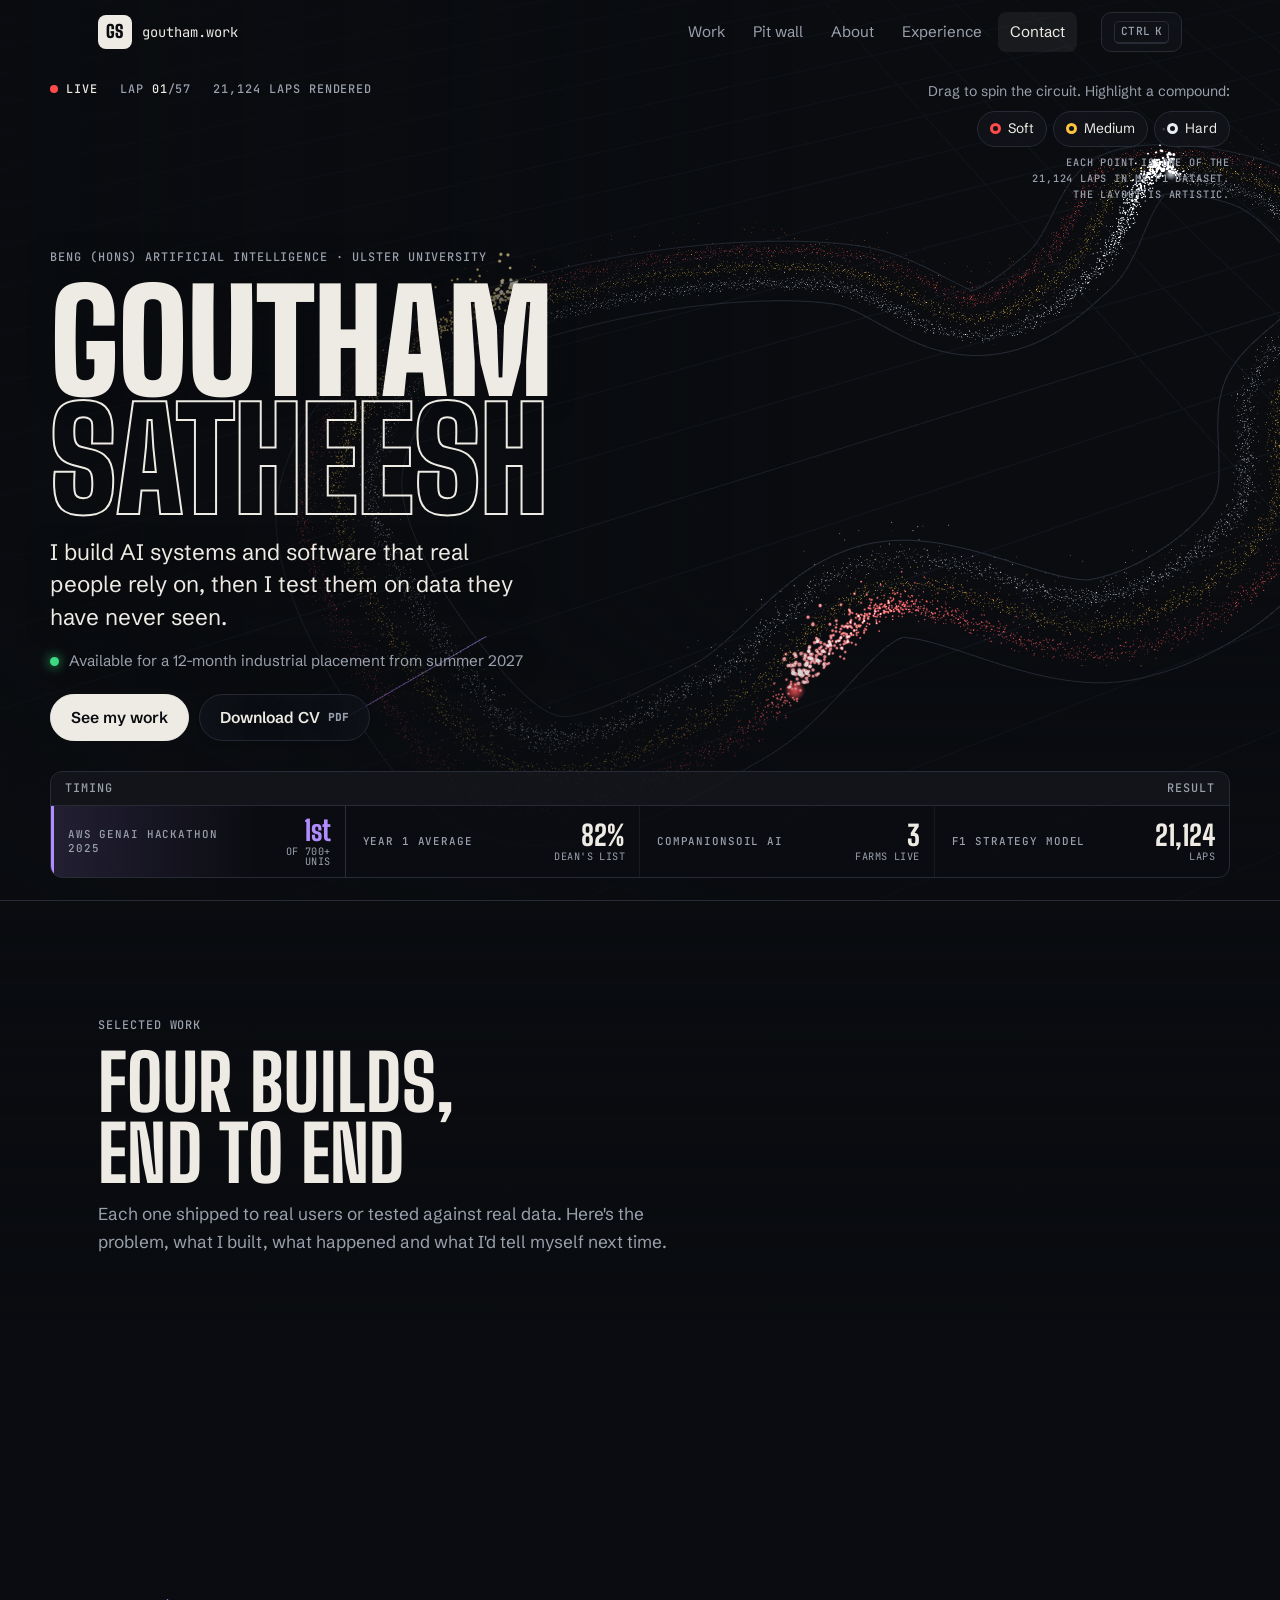
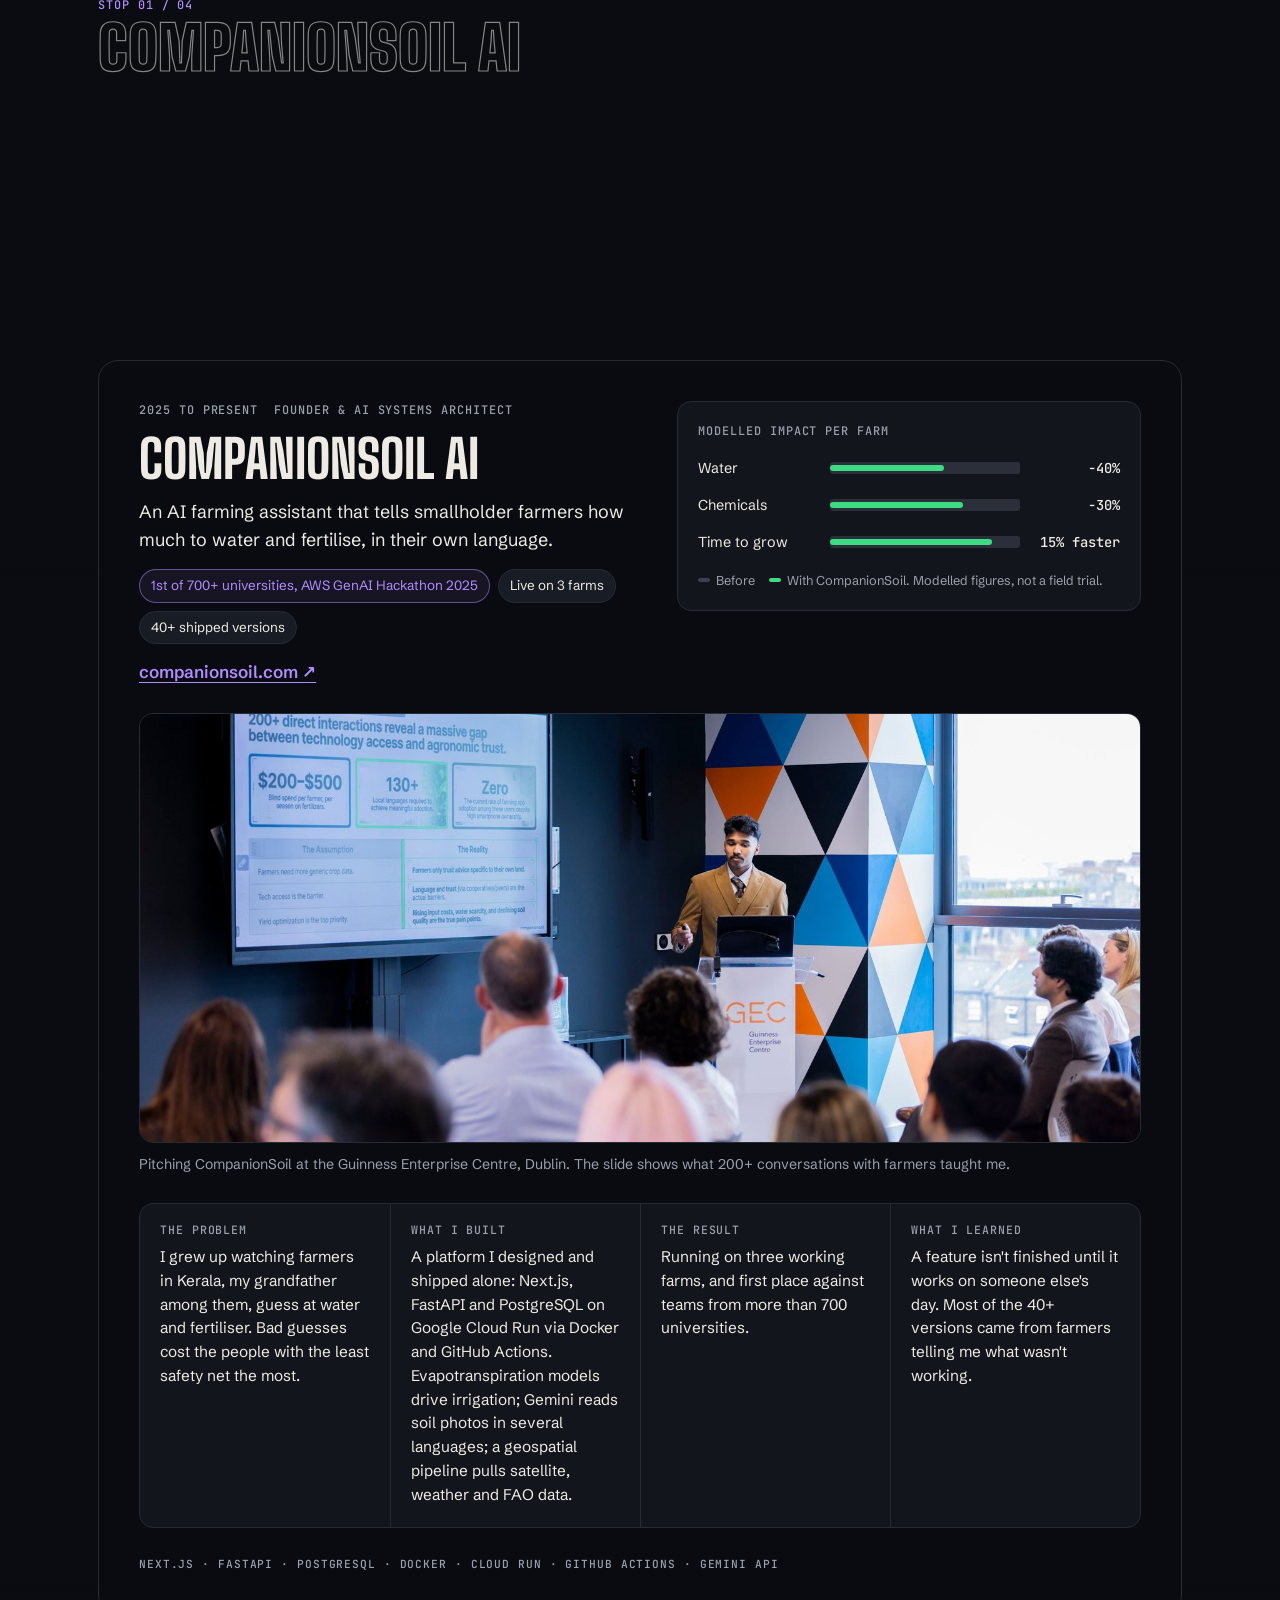
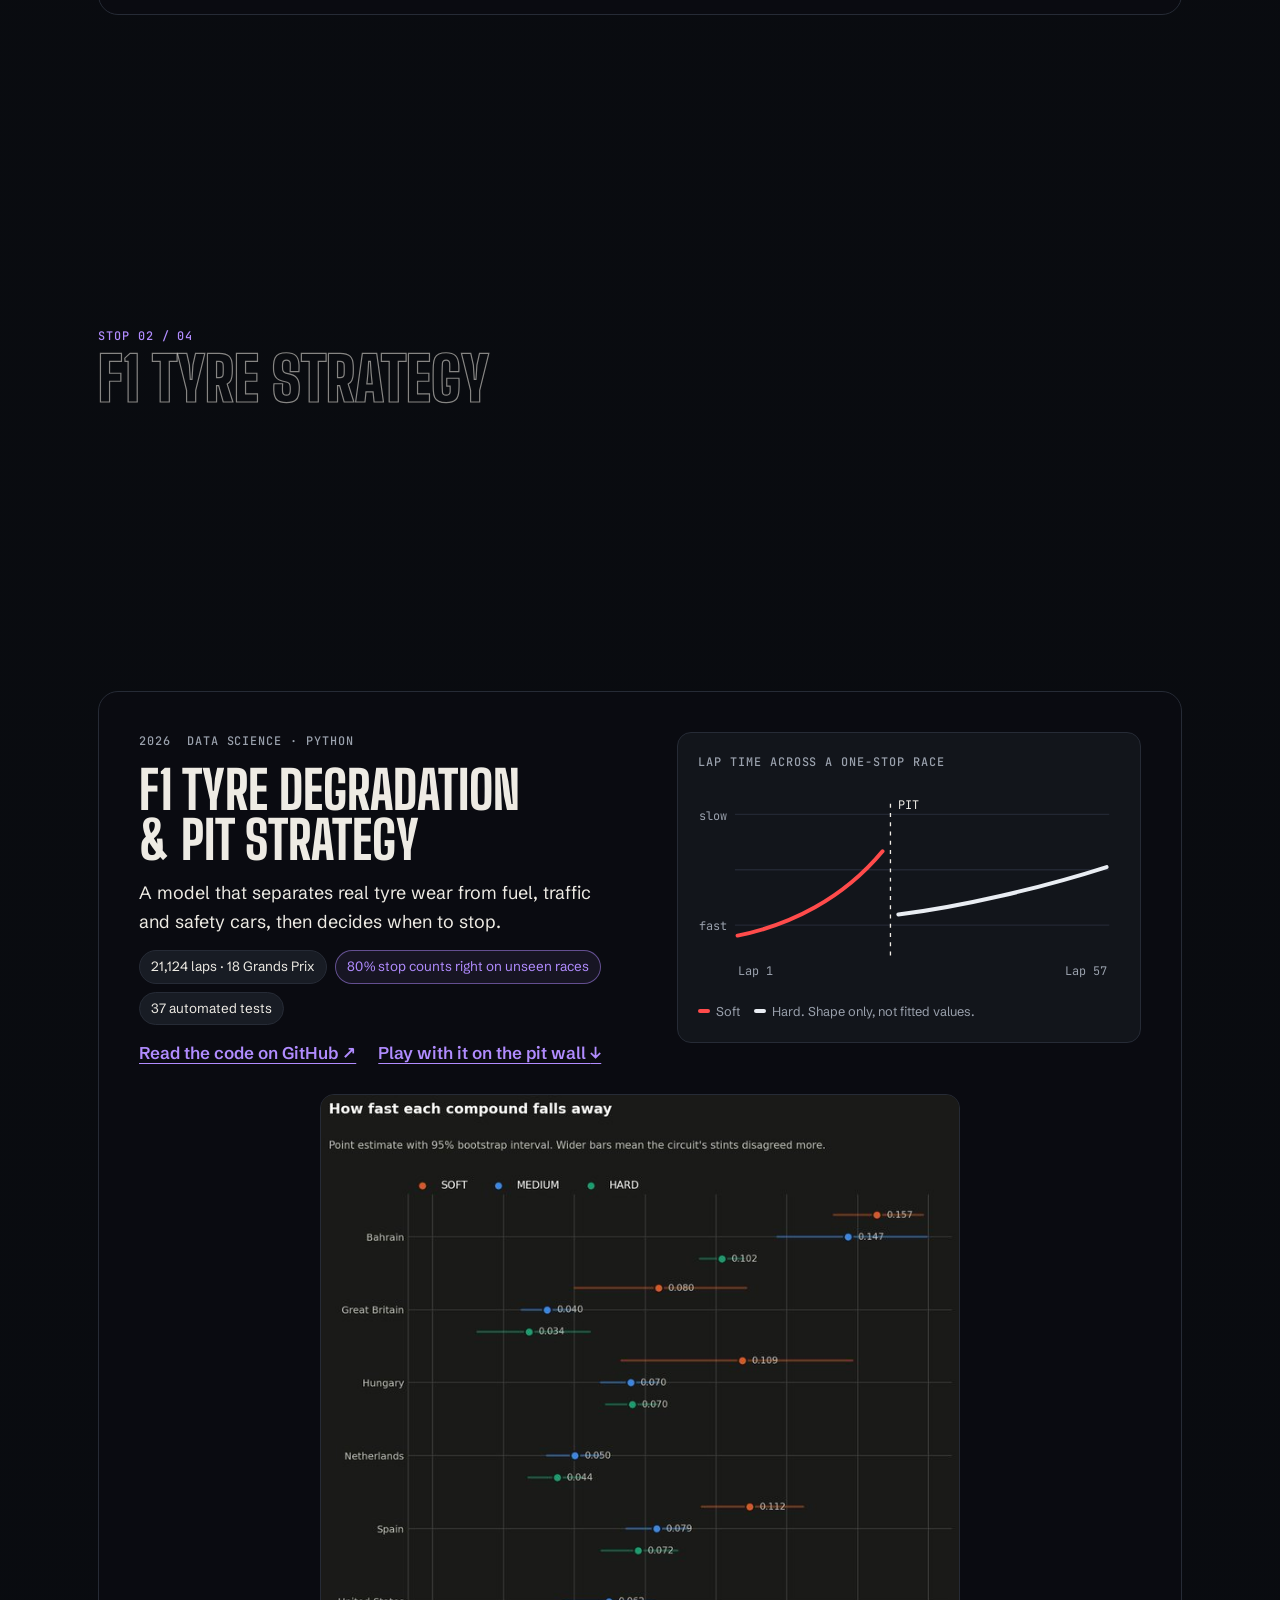
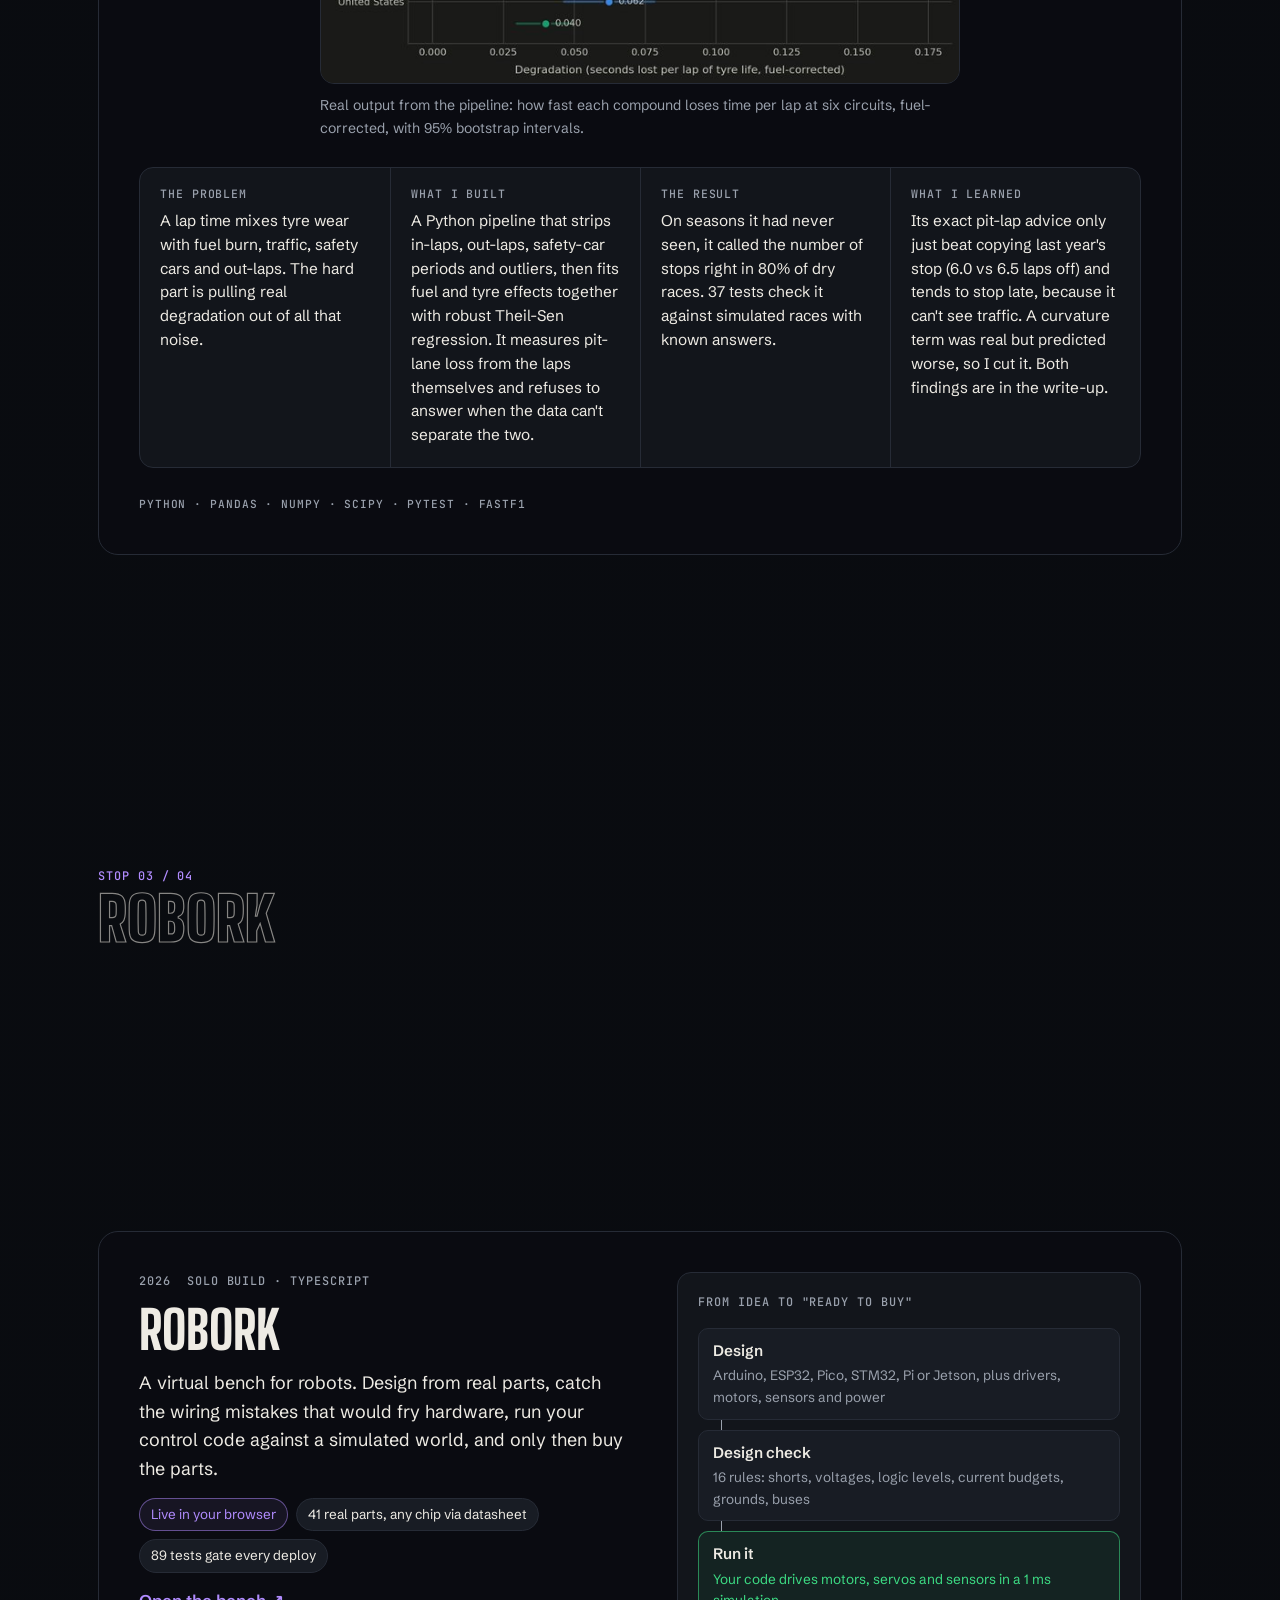
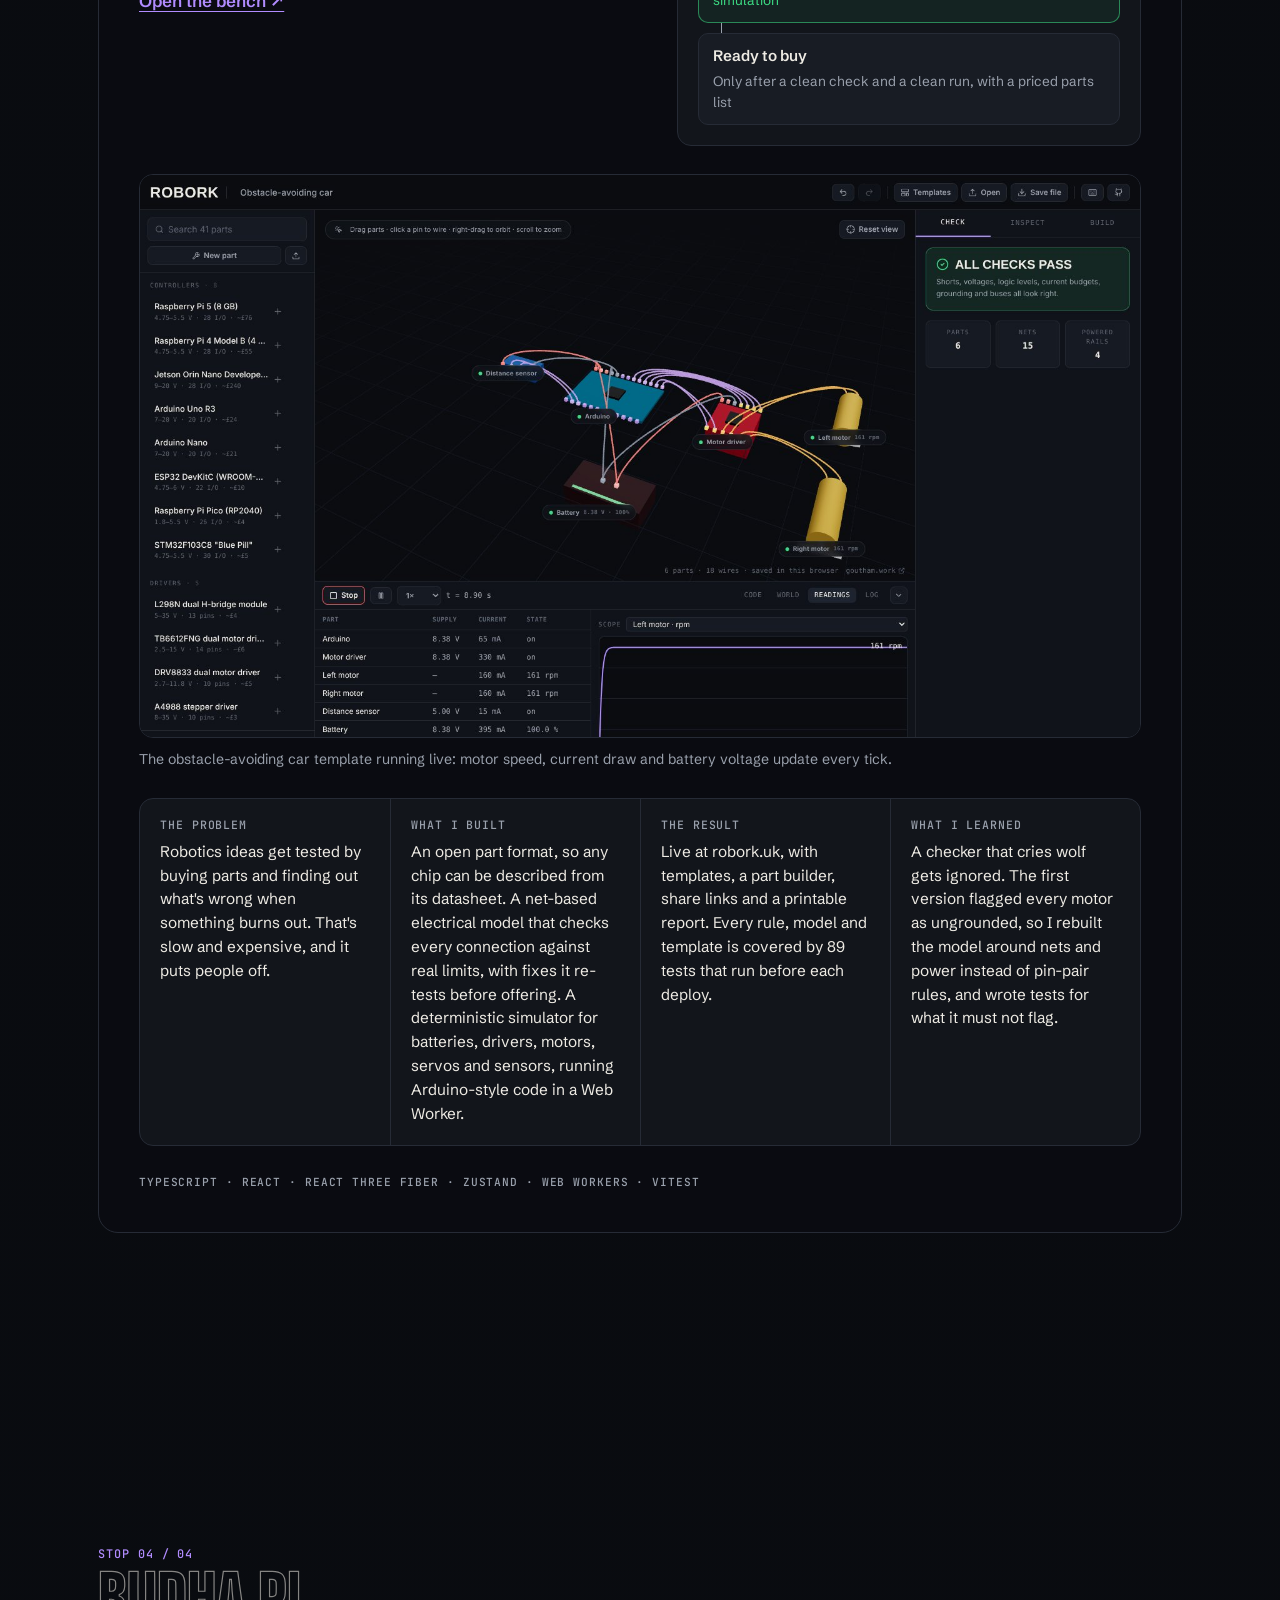
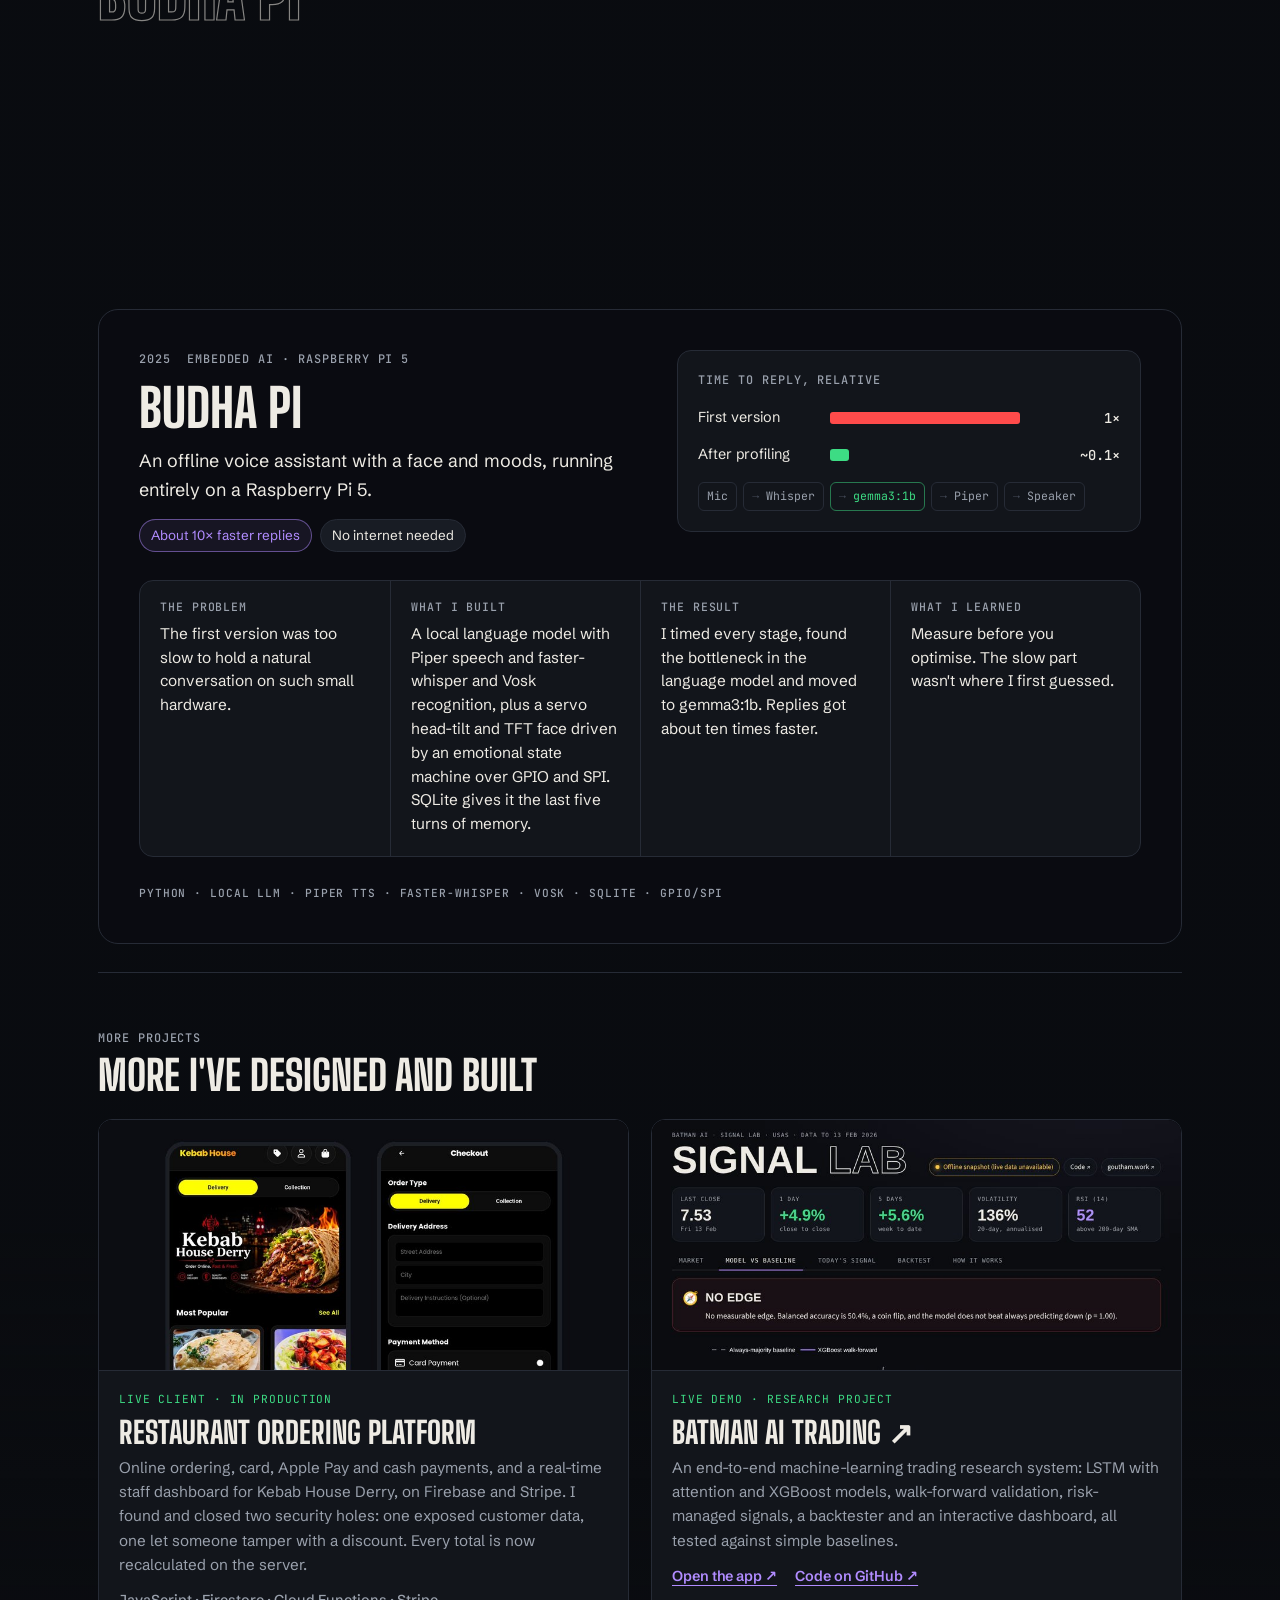
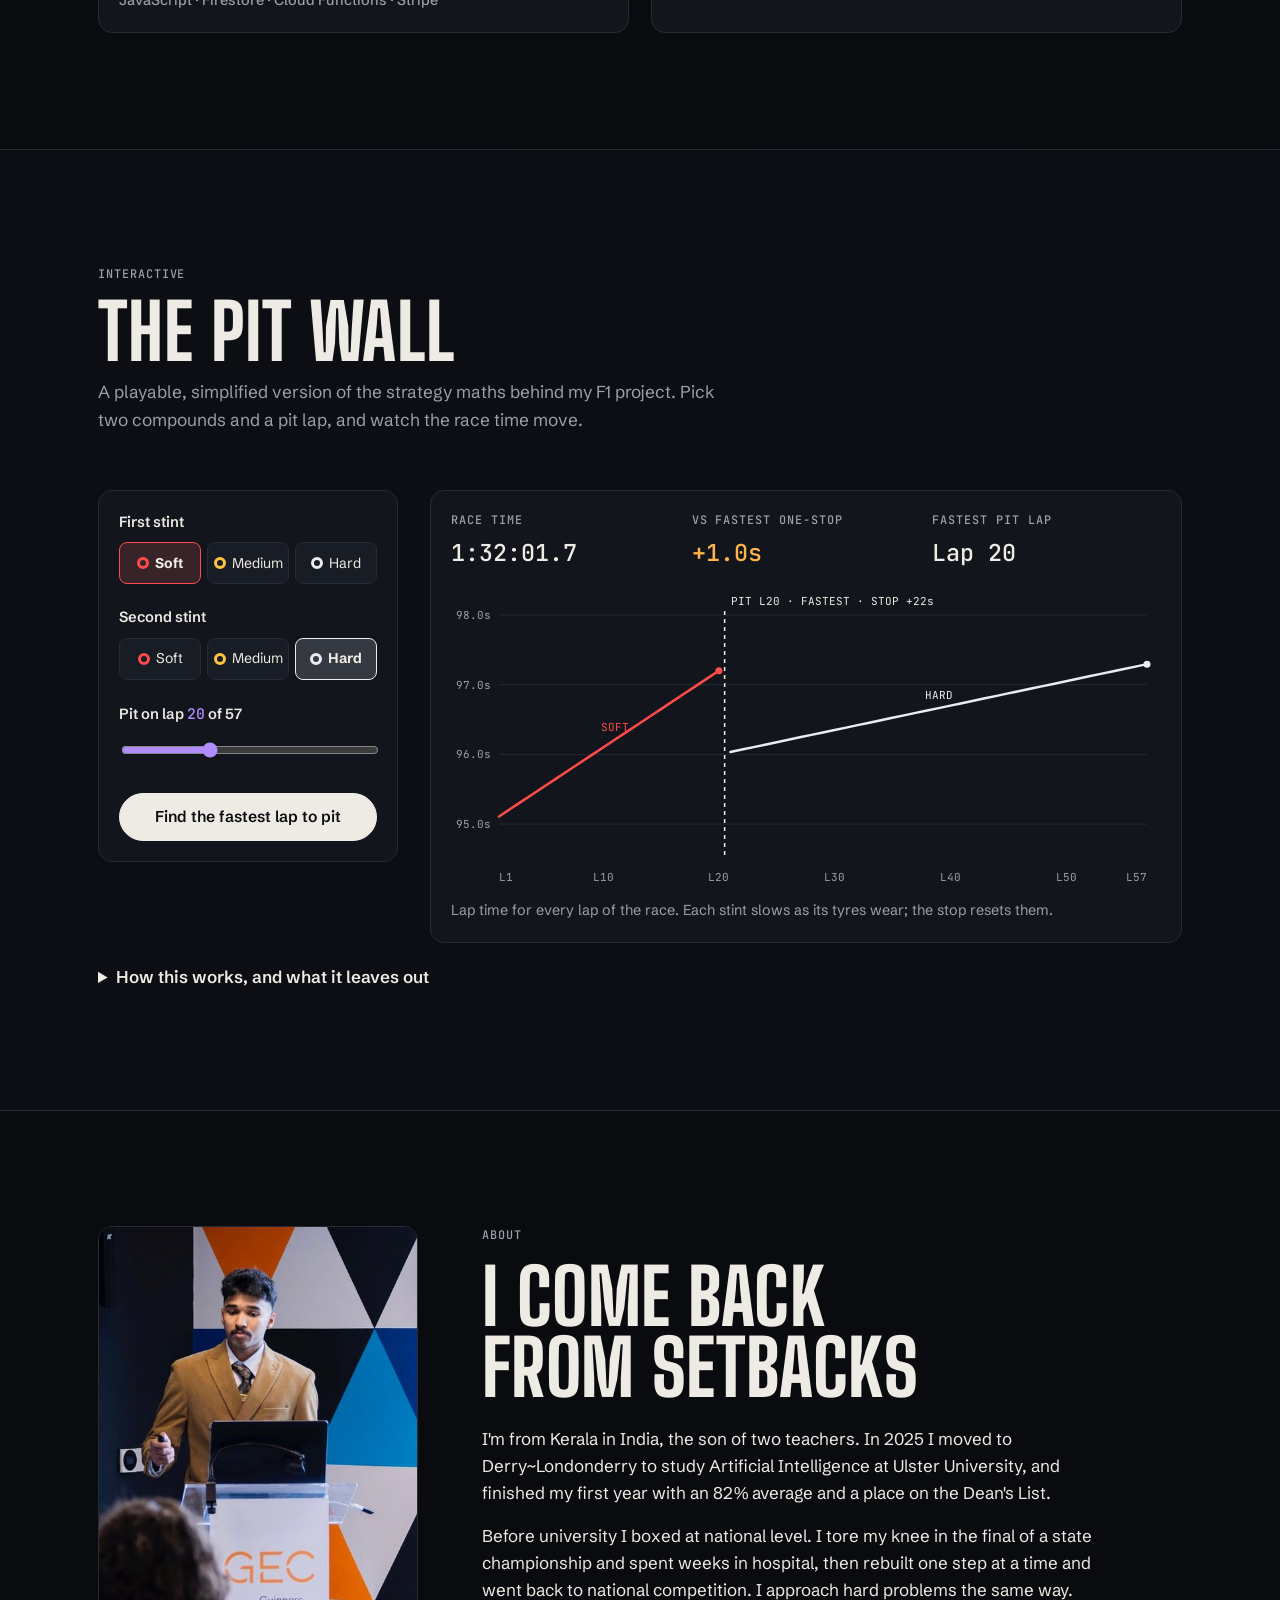
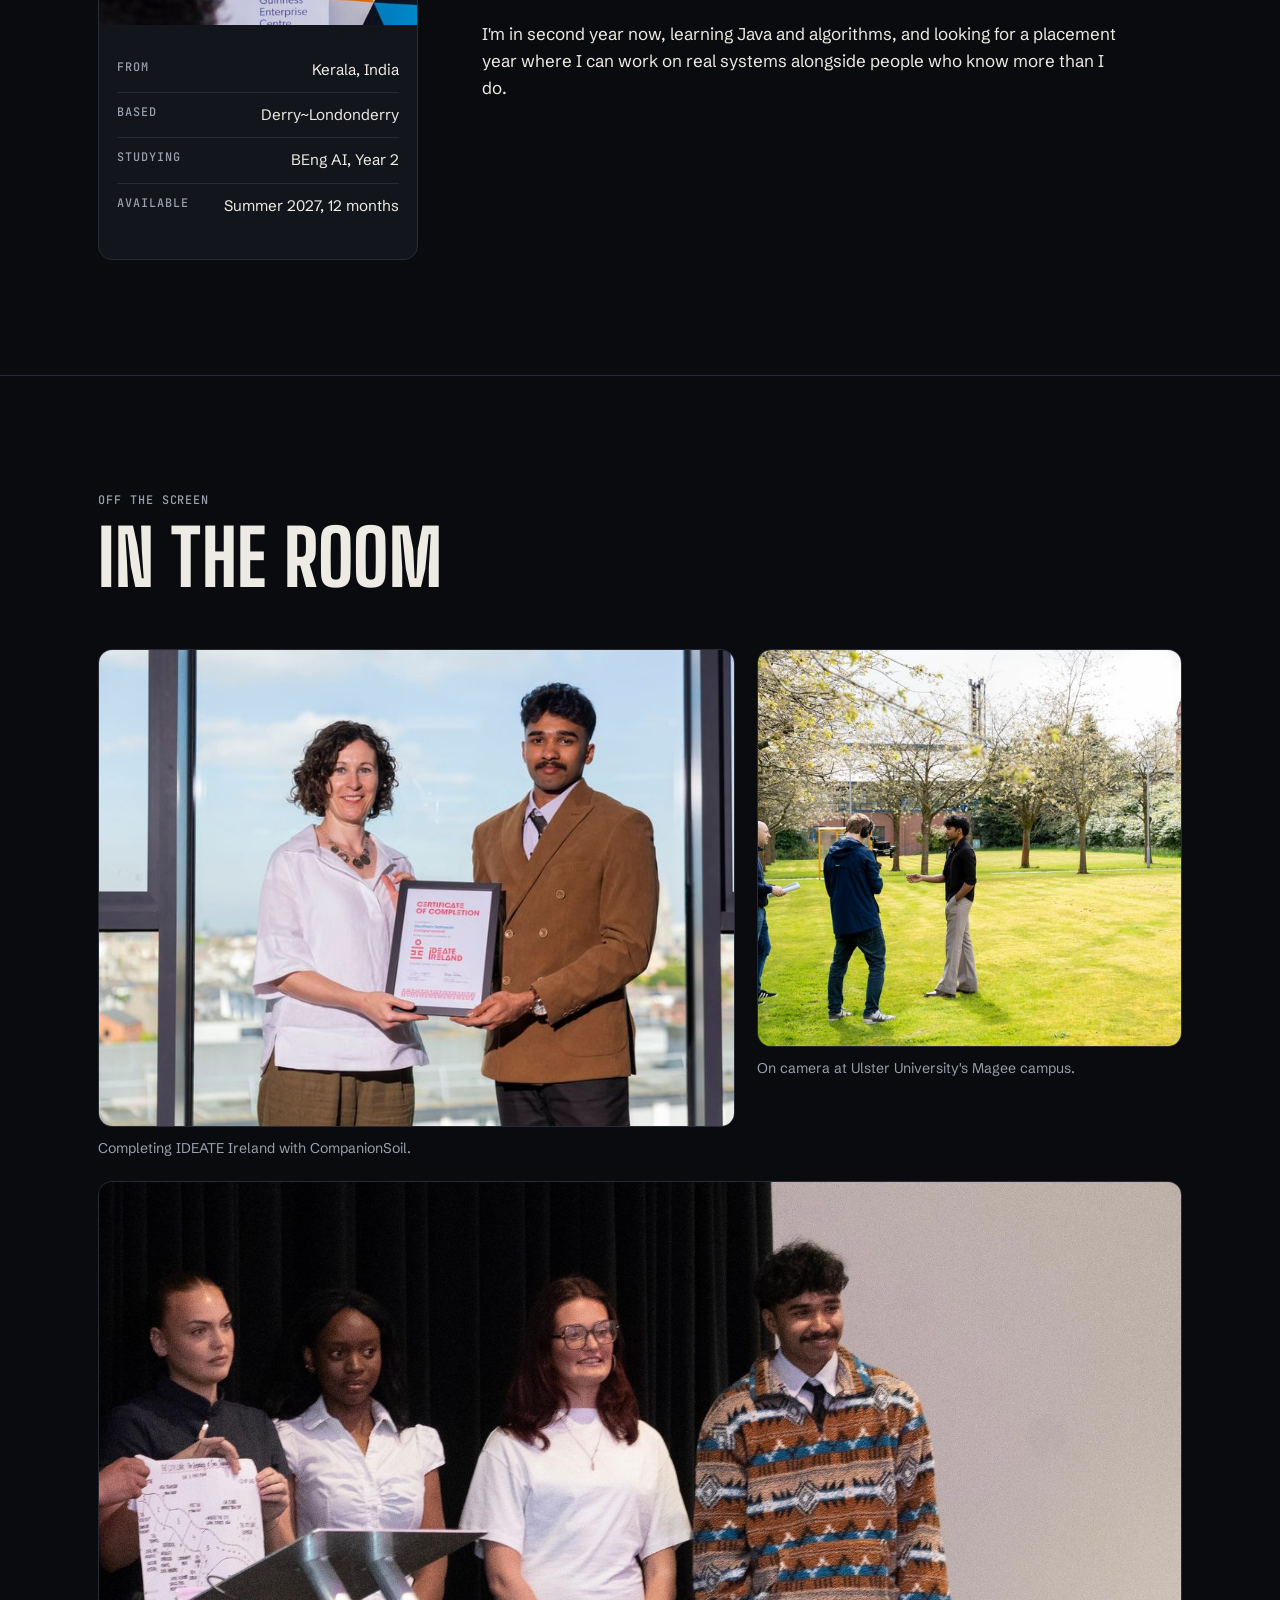
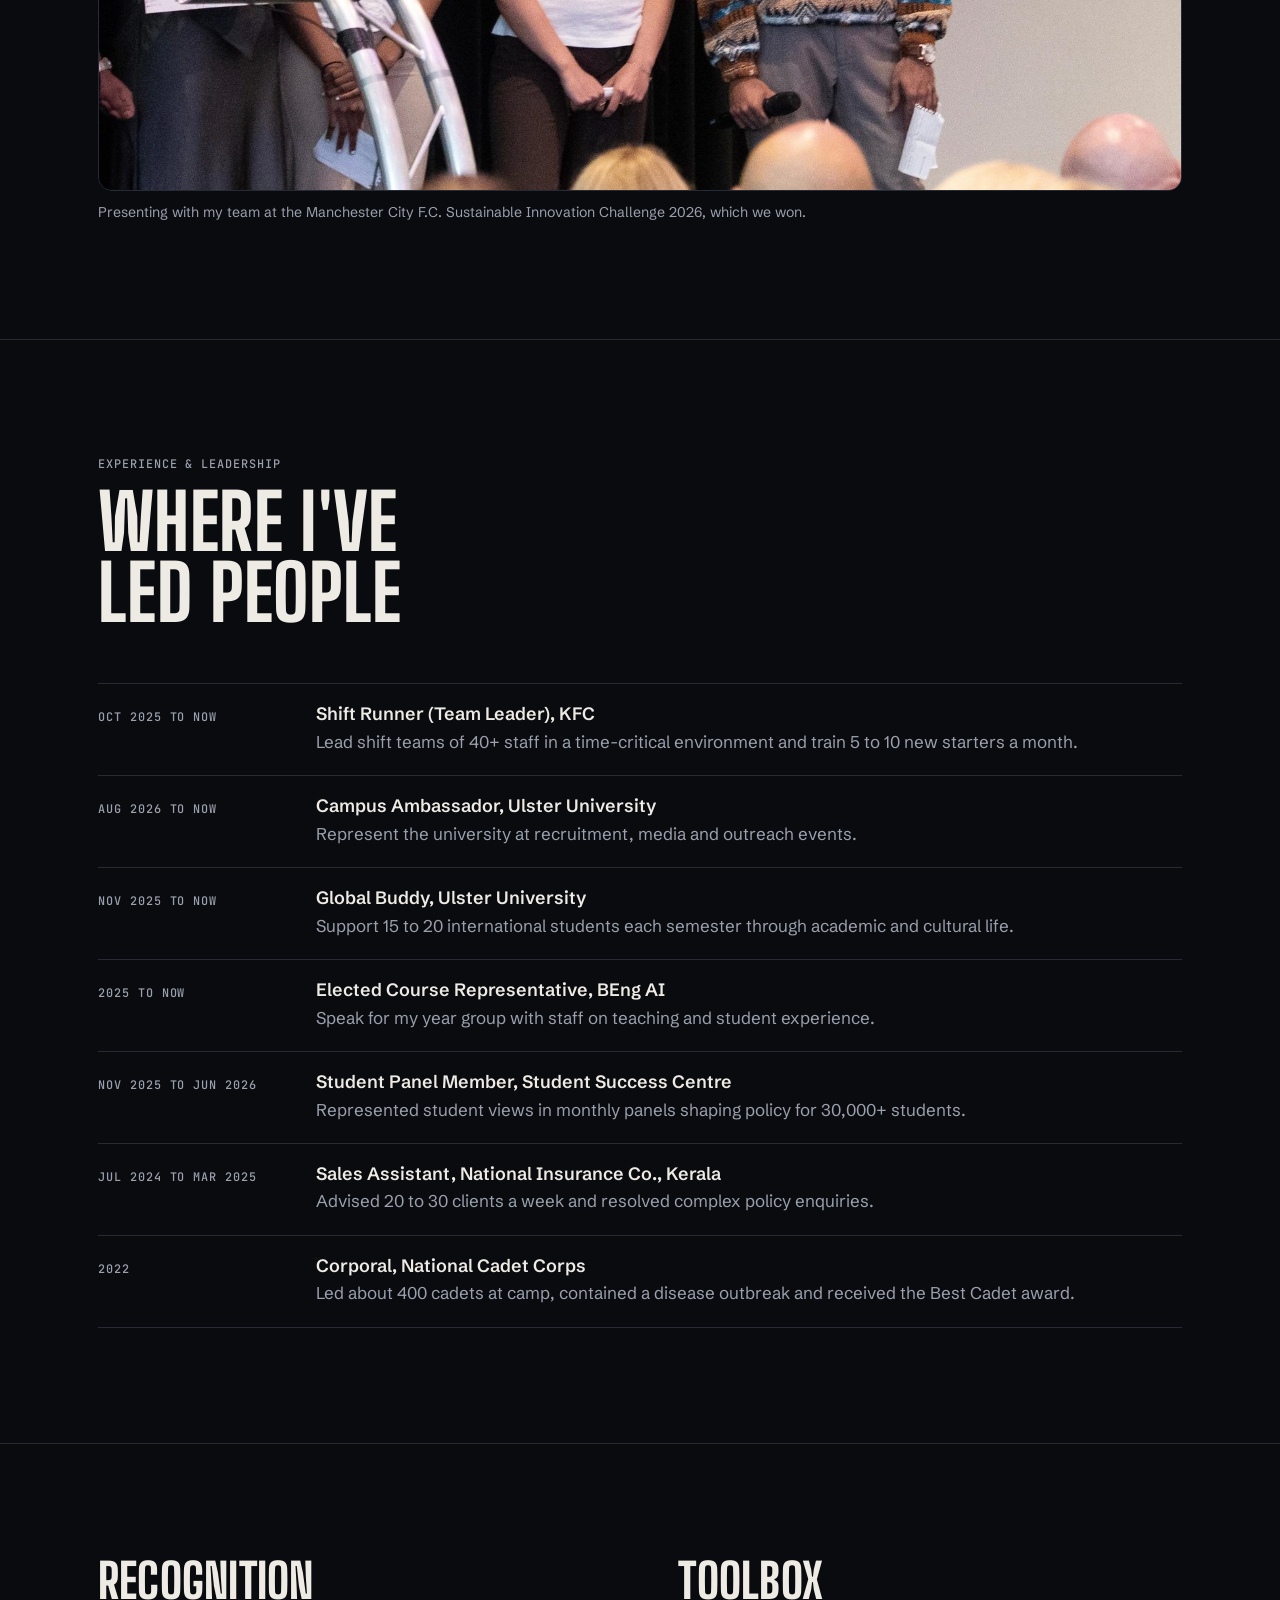
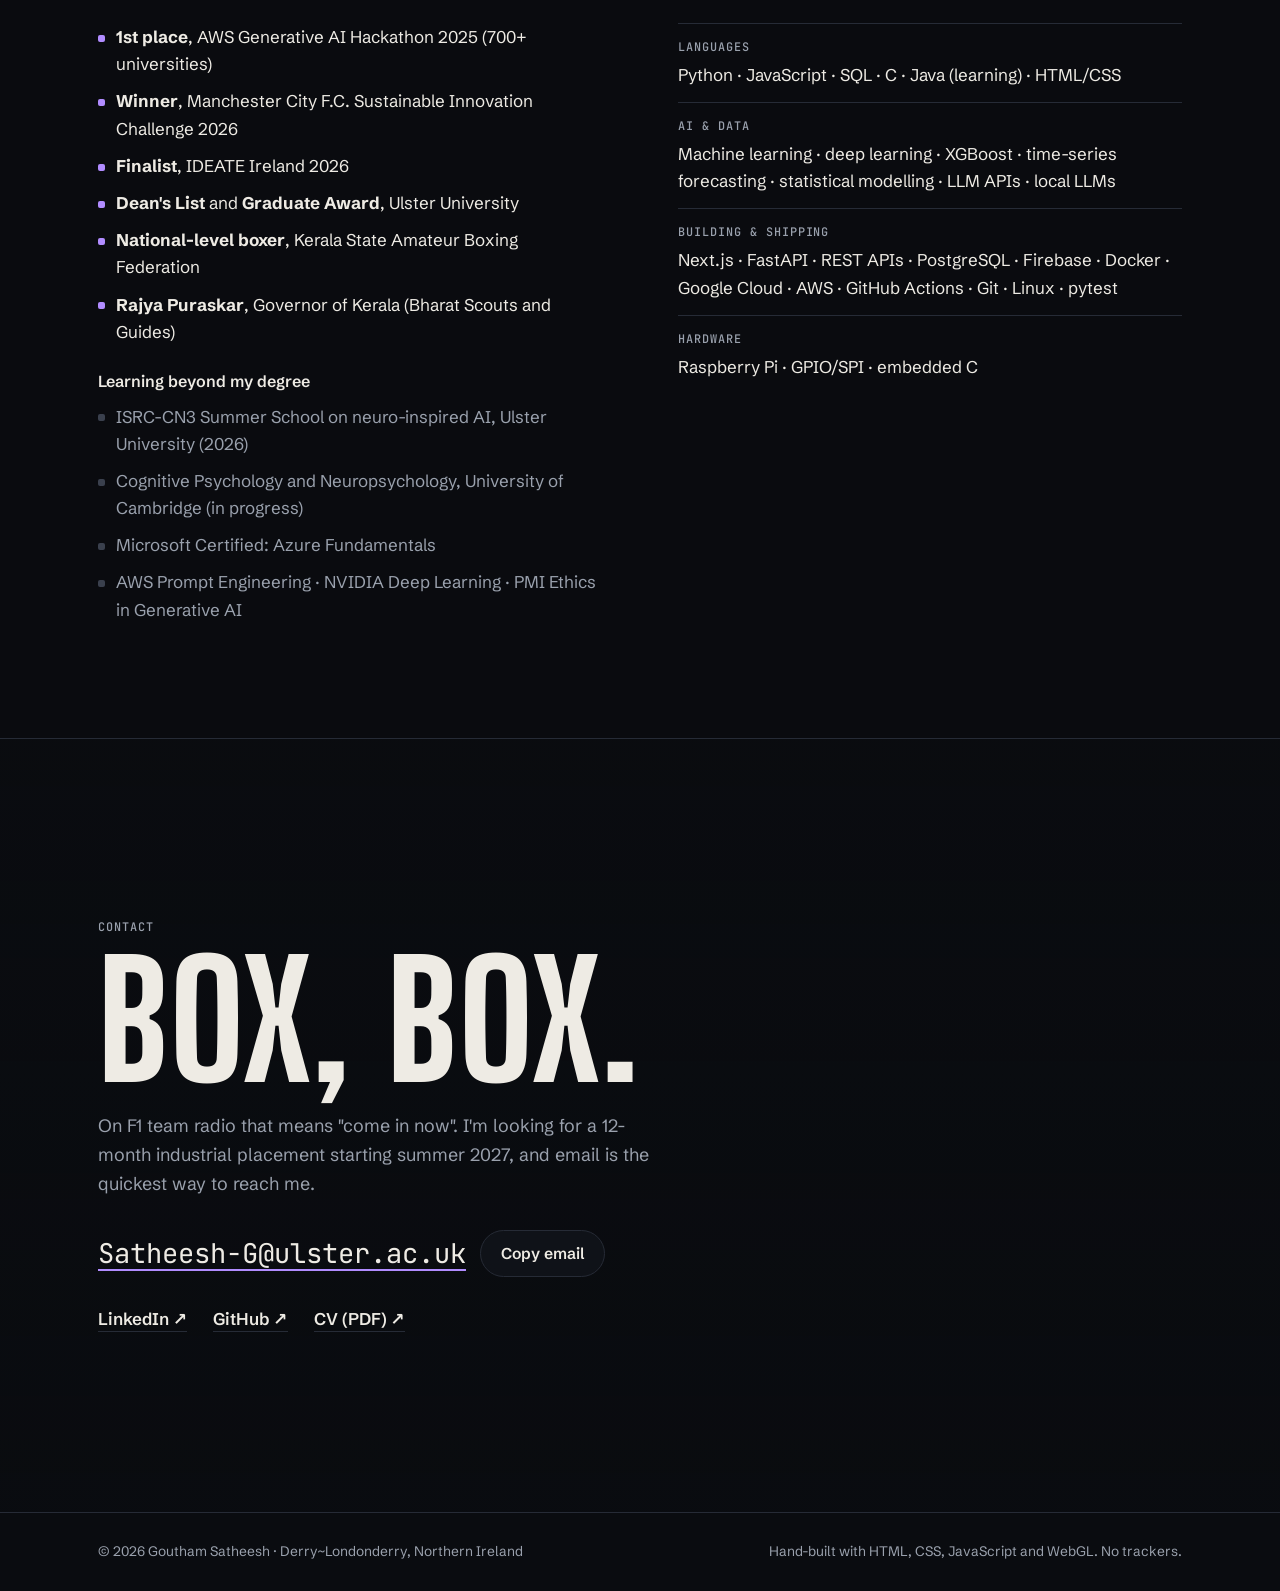
<file: index.html>
<!doctype html>
<html lang="en-GB">
<head>
<meta charset="utf-8">
<meta name="viewport" content="width=device-width, initial-scale=1, viewport-fit=cover">
<title>Goutham Satheesh | AI and Software Engineering</title>
<meta name="description" content="Goutham Satheesh, BEng AI student at Ulster University. AI systems, data science and full-stack software that real people use. Seeking a 12-month placement from summer 2027.">
<link rel="canonical" href="https://goutham.work/">
<meta name="theme-color" content="#0a0c10">
<meta name="color-scheme" content="dark">
<meta property="og:type" content="website">
<meta property="og:url" content="https://goutham.work/">
<meta property="og:title" content="Goutham Satheesh | AI and Software Engineering">
<meta property="og:description" content="AI systems, data science and full-stack software that real people use. Seeking a 12-month placement from summer 2027.">
<meta property="og:image" content="https://goutham.work/assets/og.png">
<meta property="og:image:width" content="1200">
<meta property="og:image:height" content="630">
<meta name="twitter:card" content="summary_large_image">
<meta name="twitter:title" content="Goutham Satheesh | AI and Software Engineering">
<meta name="twitter:description" content="AI systems, data science and full-stack software that real people use.">
<meta name="twitter:image" content="https://goutham.work/assets/og.png">
<link rel="icon" href="assets/favicon.svg" type="image/svg+xml">
<link rel="apple-touch-icon" href="assets/apple-touch-icon.png">
<link rel="manifest" href="site.webmanifest">
<link rel="preload" href="fonts/big-shoulders-display-latin-wght-normal.woff2" as="font" type="font/woff2" crossorigin>
<link rel="preload" href="fonts/schibsted-grotesk-latin-wght-normal.woff2" as="font" type="font/woff2" crossorigin>
<link rel="stylesheet" href="css/styles.css?v=20261014">
<script type="application/ld+json">
{"@context":"https://schema.org","@type":"Person","name":"Goutham Satheesh","url":"https://goutham.work/","jobTitle":"BEng (Hons) Artificial Intelligence student","alumniOf":{"@type":"CollegeOrUniversity","name":"Ulster University"},"address":{"@type":"PostalAddress","addressLocality":"Derry~Londonderry","addressCountry":"GB"},"sameAs":["https://www.linkedin.com/in/gouthmn","https://github.com/GOUTHMNN"],"knowsAbout":["Artificial intelligence","Machine learning","Data science","Full-stack development","Python"]}
</script>
</head>
<body>
<a class="skip" href="#main">Skip to content</a>
<canvas id="scene" aria-hidden="true"></canvas>
<div class="nogl-bg" aria-hidden="true"></div>

<header class="bar" id="top">
  <div class="bar__inner">
    <a class="brand" href="#top" aria-label="Goutham Satheesh, back to top"><span class="brand__mark" aria-hidden="true">GS</span><span class="brand__name">goutham.work</span></a>
    <nav class="nav" aria-label="Sections">
      <a href="#work">Work</a>
      <a href="#pit-wall">Pit wall</a>
      <a href="#about">About</a>
      <a href="#experience">Experience</a>
      <a href="#contact">Contact</a>
    </nav>
    <button class="menu-btn" type="button" id="open-palette" aria-haspopup="dialog" aria-label="Open quick menu">
      <span class="kbd" aria-hidden="true"><span class="kbd__mod">Ctrl</span>K</span><span class="menu-btn__label">Menu</span>
    </button>
  </div>
</header>

<main id="main">

  <!-- ================= HERO ================= -->
  <section class="hero" data-stop="-1" aria-labelledby="hero-title">
    <div class="hud" aria-hidden="true">
      <span class="hud__live"><i></i>Live</span>
      <span>Lap <b id="hud-lap">01</b>/57</span>
      <span class="hud__wide">21,124 laps rendered</span>
    </div>

    <div class="hero__main">
      <p class="eyebrow">BEng (Hons) Artificial Intelligence · Ulster University</p>
      <h1 id="hero-title" class="hero__title"><span>Goutham</span><span>Satheesh</span></h1>
      <p class="hero__lede">I build AI systems and software that real people rely on, then I test them on data they have never seen.</p>
      <p class="status"><span class="status__dot" aria-hidden="true"></span>Available for a 12-month industrial placement from summer 2027</p>
      <div class="cta">
        <a class="btn btn--primary" href="#work">See my work</a>
        <a class="btn" href="cv/Goutham-Satheesh-CV.pdf" target="_blank" rel="noopener">Download CV <span class="btn__meta">PDF</span></a>
      </div>
    </div>

    <aside class="tower" aria-label="Key results">
      <p class="tower__head"><span>Timing</span><span>Result</span></p>
      <ol>
        <li class="is-fastest"><span class="tower__k">AWS GenAI Hackathon 2025</span><span class="tower__v">1st<small>of 700+ unis</small></span></li>
        <li><span class="tower__k">Year 1 average</span><span class="tower__v">82%<small>Dean's List</small></span></li>
        <li><span class="tower__k">CompanionSoil AI</span><span class="tower__v">3<small>farms live</small></span></li>
        <li><span class="tower__k">F1 strategy model</span><span class="tower__v">21,124<small>laps</small></span></li>
      </ol>
    </aside>

    <div class="legend">
      <p class="legend__hint"><span class="drag-hint">Drag to spin the circuit.</span> Highlight a compound:</p>
      <div class="legend__btns" role="group" aria-label="Highlight a tyre compound">
        <button type="button" class="lane lane--S" data-lane="0" aria-pressed="false">Soft</button>
        <button type="button" class="lane lane--M" data-lane="1" aria-pressed="false">Medium</button>
        <button type="button" class="lane lane--H" data-lane="2" aria-pressed="false">Hard</button>
      </div>
      <p class="legend__cap">Each point is one of the 21,124 laps in my F1 dataset. The layout is artistic.</p>
    </div>
  </section>

  <!-- ================= WORK ================= -->
  <section class="section" id="work" aria-labelledby="work-title">
    <div class="wrap">
      <header class="section__head">
        <p class="eyebrow">Selected work</p>
        <h2 id="work-title">Four builds, end to end</h2>
        <p class="section__intro">Each one shipped to real users or tested against real data. Here's the problem, what I built, what happened and what I'd tell myself next time.</p>
      </header>

      <!-- CompanionSoil -->
      <div class="stop-gap" data-stop="0" aria-hidden="true"><span class="eyebrow">Stop 01 / 04</span><b>CompanionSoil AI</b></div>
      <article class="project reveal" data-stop="0" aria-labelledby="p1">
        <div class="project__lead">
          <p class="project__meta"><span>2025 to present</span><span>Founder &amp; AI systems architect</span></p>
          <h3 id="p1" class="project__title">CompanionSoil AI</h3>
          <p class="project__summary">An AI farming assistant that tells smallholder farmers how much to water and fertilise, in their own language.</p>
          <ul class="chips" aria-label="Highlights">
            <li class="chip chip--win">1st of 700+ universities, AWS GenAI Hackathon 2025</li>
            <li class="chip">Live on 3 farms</li>
            <li class="chip">40+ shipped versions</li>
          </ul>
          <p class="project__links"><a href="https://companionsoil.com" target="_blank" rel="noopener">companionsoil.com <span aria-hidden="true">↗</span></a></p>
        </div>
        <figure class="viz viz--impact">
          <figcaption class="viz__title">Modelled impact per farm</figcaption>
          <div class="bars">
            <div class="bars__row"><span class="bars__k">Water</span><span class="bars__track"><span class="bars__base"></span><span class="bars__val" style="--v:60%"></span></span><b>−40%</b></div>
            <div class="bars__row"><span class="bars__k">Chemicals</span><span class="bars__track"><span class="bars__base"></span><span class="bars__val" style="--v:70%"></span></span><b>−30%</b></div>
            <div class="bars__row"><span class="bars__k">Time to grow</span><span class="bars__track"><span class="bars__base"></span><span class="bars__val" style="--v:85%"></span></span><b>15% faster</b></div>
          </div>
          <p class="viz__note"><span class="key key--base"></span>Before <span class="key key--val"></span>With CompanionSoil. Modelled figures, not a field trial.</p>
        </figure>
        <figure class="photo photo--wide">
          <img src="img/pitch-1600.jpg" srcset="img/pitch-800.jpg 800w, img/pitch-1600.jpg 1600w" sizes="(max-width: 1180px) 100vw, 1100px" width="1600" height="1067" alt="Goutham presenting a CompanionSoil slide on farmer research to a seated audience." loading="lazy" decoding="async">
          <figcaption>Pitching CompanionSoil at the Guinness Enterprise Centre, Dublin. The slide shows what 200+ conversations with farmers taught me.</figcaption>
        </figure>
        <div class="case">
          <div><h4>The problem</h4><p>I grew up watching farmers in Kerala, my grandfather among them, guess at water and fertiliser. Bad guesses cost the people with the least safety net the most.</p></div>
          <div><h4>What I built</h4><p>A platform I designed and shipped alone: Next.js, FastAPI and PostgreSQL on Google Cloud Run via Docker and GitHub Actions. Evapotranspiration models drive irrigation; Gemini reads soil photos in several languages; a geospatial pipeline pulls satellite, weather and FAO data.</p></div>
          <div><h4>The result</h4><p>Running on three working farms, and first place against teams from more than 700 universities.</p></div>
          <div><h4>What I learned</h4><p>A feature isn't finished until it works on someone else's day. Most of the 40+ versions came from farmers telling me what wasn't working.</p></div>
        </div>
        <p class="tags">Next.js · FastAPI · PostgreSQL · Docker · Cloud Run · GitHub Actions · Gemini API</p>
      </article>

      <!-- F1 -->
      <div class="stop-gap" data-stop="1" aria-hidden="true"><span class="eyebrow">Stop 02 / 04</span><b>F1 tyre strategy</b></div>
      <article class="project reveal" data-stop="1" aria-labelledby="p2">
        <div class="project__lead">
          <p class="project__meta"><span>2026</span><span>Data science · Python</span></p>
          <h3 id="p2" class="project__title">F1 tyre degradation &amp; pit strategy</h3>
          <p class="project__summary">A model that separates real tyre wear from fuel, traffic and safety cars, then decides when to stop.</p>
          <ul class="chips" aria-label="Highlights">
            <li class="chip">21,124 laps · 18 Grands Prix</li>
            <li class="chip chip--win">80% stop counts right on unseen races</li>
            <li class="chip">37 automated tests</li>
          </ul>
          <p class="project__links"><a href="https://github.com/GOUTHMNN/f1-tyre-strategy" target="_blank" rel="noopener">Read the code on GitHub <span aria-hidden="true">↗</span></a><a href="#pit-wall">Play with it on the pit wall <span aria-hidden="true">↓</span></a></p>
        </div>
        <figure class="viz viz--deg">
          <figcaption class="viz__title">Lap time across a one-stop race</figcaption>
          <svg viewBox="0 0 320 150" role="img" aria-label="Lap times rise as tyres wear, drop at the pit stop, then rise again more slowly on the harder tyre.">
            <g class="g"><line x1="28" x2="312" y1="20" y2="20"/><line x1="28" x2="312" y1="62" y2="62"/><line x1="28" x2="312" y1="104" y2="104"/></g>
            <text class="t" x="22" y="24" text-anchor="end">slow</text><text class="t" x="22" y="108" text-anchor="end">fast</text>
            <path class="s1" d="M30 112 C 70 104, 110 84, 140 48"/>
            <line class="pit" x1="146" x2="146" y1="12" y2="128"/>
            <text class="t t--pit" x="152" y="16">PIT</text>
            <path class="s2" d="M152 96 C 200 90, 260 76, 310 60"/>
            <text class="t" x="30" y="142">Lap 1</text><text class="t" x="310" y="142" text-anchor="end">Lap 57</text>
          </svg>
          <p class="viz__note"><span class="key key--soft"></span>Soft <span class="key key--hard"></span>Hard. Shape only, not fitted values.</p>
        </figure>
        <figure class="photo photo--wide photo--chart">
          <img src="img/f1-degradation-1310.jpg" srcset="img/f1-degradation-700.jpg 700w, img/f1-degradation-1310.jpg 1310w" sizes="(max-width: 820px) 100vw, 640px" width="1310" height="1207" alt="Chart from the project: fuel-corrected degradation per lap for soft, medium and hard tyres at six circuits, with 95% bootstrap intervals. Bahrain wears tyres fastest." loading="lazy" decoding="async">
          <figcaption>Real output from the pipeline: how fast each compound loses time per lap at six circuits, fuel-corrected, with 95% bootstrap intervals.</figcaption>
        </figure>
        <div class="case">
          <div><h4>The problem</h4><p>A lap time mixes tyre wear with fuel burn, traffic, safety cars and out-laps. The hard part is pulling real degradation out of all that noise.</p></div>
          <div><h4>What I built</h4><p>A Python pipeline that strips in-laps, out-laps, safety-car periods and outliers, then fits fuel and tyre effects together with robust Theil-Sen regression. It measures pit-lane loss from the laps themselves and refuses to answer when the data can't separate the two.</p></div>
          <div><h4>The result</h4><p>On seasons it had never seen, it called the number of stops right in 80% of dry races. 37 tests check it against simulated races with known answers.</p></div>
          <div><h4>What I learned</h4><p>Its exact pit-lap advice only just beat copying last year's stop (6.0 vs 6.5 laps off) and tends to stop late, because it can't see traffic. A curvature term was real but predicted worse, so I cut it. Both findings are in the write-up.</p></div>
        </div>
        <p class="tags">Python · pandas · NumPy · SciPy · pytest · FastF1</p>
      </article>

      <!-- Robork -->
      <div class="stop-gap" data-stop="2" aria-hidden="true"><span class="eyebrow">Stop 03 / 04</span><b>Robork</b></div>
      <article class="project reveal" data-stop="2" aria-labelledby="p3">
        <div class="project__lead">
          <p class="project__meta"><span>2026</span><span>Solo build · TypeScript</span></p>
          <h3 id="p3" class="project__title">Robork</h3>
          <p class="project__summary">A virtual bench for robots. Design from real parts, catch the wiring mistakes that would fry hardware, run your control code against a simulated world, and only then buy the parts.</p>
          <ul class="chips" aria-label="Highlights">
            <li class="chip chip--win">Live in your browser</li>
            <li class="chip">41 real parts, any chip via datasheet</li>
            <li class="chip">89 tests gate every deploy</li>
          </ul>
          <p class="project__links"><a href="https://robork.uk" target="_blank" rel="noopener">Open the bench <span aria-hidden="true">↗</span></a></p>
        </div>
        <figure class="viz viz--flow">
          <figcaption class="viz__title">From idea to "ready to buy"</figcaption>
          <ol class="flow">
            <li><b>Design</b><span>Arduino, ESP32, Pico, STM32, Pi or Jetson, plus drivers, motors, sensors and power</span></li>
            <li><b>Design check</b><span>16 rules: shorts, voltages, logic levels, current budgets, grounds, buses</span></li>
            <li class="is-key"><b>Run it</b><span>Your code drives motors, servos and sensors in a 1&nbsp;ms simulation</span></li>
            <li><b>Ready to buy</b><span>Only after a clean check and a clean run, with a priced parts list</span></li>
          </ol>
        </figure>
        <figure class="photo photo--wide photo--shot">
          <img src="img/robork-1600.jpg" srcset="img/robork-800.jpg 800w, img/robork-1600.jpg 1600w" sizes="(max-width: 1180px) 100vw, 1100px" width="1600" height="900" alt="The Robork bench running an obstacle-avoiding car: an Arduino, motor driver, two motors, a distance sensor and a battery in 3D, with live motor speeds, currents and a scope plot below." loading="lazy" decoding="async">
          <figcaption>The obstacle-avoiding car template running live: motor speed, current draw and battery voltage update every tick.</figcaption>
        </figure>
        <div class="case">
          <div><h4>The problem</h4><p>Robotics ideas get tested by buying parts and finding out what's wrong when something burns out. That's slow and expensive, and it puts people off.</p></div>
          <div><h4>What I built</h4><p>An open part format, so any chip can be described from its datasheet. A net-based electrical model that checks every connection against real limits, with fixes it re-tests before offering. A deterministic simulator for batteries, drivers, motors, servos and sensors, running Arduino-style code in a Web Worker.</p></div>
          <div><h4>The result</h4><p>Live at robork.uk, with templates, a part builder, share links and a printable report. Every rule, model and template is covered by 89 tests that run before each deploy.</p></div>
          <div><h4>What I learned</h4><p>A checker that cries wolf gets ignored. The first version flagged every motor as ungrounded, so I rebuilt the model around nets and power instead of pin-pair rules, and wrote tests for what it must not flag.</p></div>
        </div>
        <p class="tags">TypeScript · React · React Three Fiber · Zustand · Web Workers · Vitest</p>
      </article>

      <!-- Budha PI -->
      <div class="stop-gap" data-stop="3" aria-hidden="true"><span class="eyebrow">Stop 04 / 04</span><b>Budha PI</b></div>
      <article class="project reveal" data-stop="3" aria-labelledby="p4">
        <div class="project__lead">
          <p class="project__meta"><span>2025</span><span>Embedded AI · Raspberry Pi 5</span></p>
          <h3 id="p4" class="project__title">Budha PI</h3>
          <p class="project__summary">An offline voice assistant with a face and moods, running entirely on a Raspberry Pi 5.</p>
          <ul class="chips" aria-label="Highlights">
            <li class="chip chip--win">About 10× faster replies</li>
            <li class="chip">No internet needed</li>
          </ul>
        </div>
        <figure class="viz viz--speed">
          <figcaption class="viz__title">Time to reply, relative</figcaption>
          <div class="bars">
            <div class="bars__row"><span class="bars__k">First version</span><span class="bars__track"><span class="bars__val bars__val--slow" style="--v:100%"></span></span><b>1×</b></div>
            <div class="bars__row"><span class="bars__k">After profiling</span><span class="bars__track"><span class="bars__val" style="--v:10%"></span></span><b>~0.1×</b></div>
          </div>
          <p class="pipe" aria-label="Pipeline"><span>Mic</span><span>Whisper</span><span class="is-key">gemma3:1b</span><span>Piper</span><span>Speaker</span></p>
        </figure>
        <div class="case">
          <div><h4>The problem</h4><p>The first version was too slow to hold a natural conversation on such small hardware.</p></div>
          <div><h4>What I built</h4><p>A local language model with Piper speech and faster-whisper and Vosk recognition, plus a servo head-tilt and TFT face driven by an emotional state machine over GPIO and SPI. SQLite gives it the last five turns of memory.</p></div>
          <div><h4>The result</h4><p>I timed every stage, found the bottleneck in the language model and moved to gemma3:1b. Replies got about ten times faster.</p></div>
          <div><h4>What I learned</h4><p>Measure before you optimise. The slow part wasn't where I first guessed.</p></div>
        </div>
        <p class="tags">Python · local LLM · Piper TTS · faster-whisper · Vosk · SQLite · GPIO/SPI</p>
      </article>

      <div class="more" data-stop="-1">
        <header class="more__head">
          <p class="eyebrow">More projects</p>
          <h3 class="more__title">More I've designed and built</h3>
        </header>
        <div class="more__grid">
          <div class="product reveal">
            <span class="product__shot"><img src="img/restaurant.jpg" width="900" height="506" style="object-position: 50% 0" alt="The Kebab House Derry ordering app: the menu home screen and the checkout screen side by side." loading="lazy" decoding="async"></span>
            <span class="product__body">
              <span class="product__status">Live client · in production</span>
              <span class="product__name">Restaurant ordering platform</span>
              <span class="product__text">Online ordering, card, Apple Pay and cash payments, and a real-time staff dashboard for Kebab House Derry, on Firebase and Stripe. I found and closed two security holes: one exposed customer data, one let someone tamper with a discount. Every total is now recalculated on the server.</span>
              <span class="product__links"><span class="product__code" style="color: var(--mute); font-weight: 500">JavaScript · Firestore · Cloud Functions · Stripe</span></span>
            </span>
          </div>
          <div class="product reveal">
            <span class="product__shot"><img src="img/trading.jpg" width="900" height="506" alt="Signal Lab dashboard: market stats and a live test showing the model against an always-down baseline." loading="lazy" decoding="async"></span>
            <span class="product__body">
              <span class="product__status">Live demo · research project</span>
              <a class="product__name" href="https://batman-ai-trading.streamlit.app" target="_blank" rel="noopener">Batman AI Trading <span aria-hidden="true">↗</span></a>
              <span class="product__text">An end-to-end machine-learning trading research system: LSTM with attention and XGBoost models, walk-forward validation, risk-managed signals, a backtester and an interactive dashboard, all tested against simple baselines.</span>
              <span class="product__links"><a class="product__code" href="https://batman-ai-trading.streamlit.app" target="_blank" rel="noopener">Open the app <span aria-hidden="true">↗</span></a><a class="product__code" href="https://github.com/GOUTHMNN/batman-ai-trading" target="_blank" rel="noopener">Code on GitHub <span aria-hidden="true">↗</span></a></span>
            </span>
          </div>
        </div>
      </div>
    </div>
  </section>

  <!-- ================= PIT WALL ================= -->
  <section class="section section--pit" id="pit-wall" data-stop="-1" aria-labelledby="pit-title">
    <div class="wrap">
      <header class="section__head">
        <p class="eyebrow">Interactive</p>
        <h2 id="pit-title">The pit wall</h2>
        <p class="section__intro">A playable, simplified version of the strategy maths behind my F1 project. Pick two compounds and a pit lap, and watch the race time move.</p>
      </header>

      <div class="pit">
        <form class="pit__controls" id="pit-form" aria-label="Strategy controls" novalidate>
          <fieldset class="seg">
            <legend>First stint</legend>
            <div class="seg__opts">
              <input type="radio" name="c1" id="c1-S" value="S" checked><label for="c1-S" class="cmp cmp--S">Soft</label>
              <input type="radio" name="c1" id="c1-M" value="M"><label for="c1-M" class="cmp cmp--M">Medium</label>
              <input type="radio" name="c1" id="c1-H" value="H"><label for="c1-H" class="cmp cmp--H">Hard</label>
            </div>
          </fieldset>
          <fieldset class="seg">
            <legend>Second stint</legend>
            <div class="seg__opts">
              <input type="radio" name="c2" id="c2-S" value="S"><label for="c2-S" class="cmp cmp--S">Soft</label>
              <input type="radio" name="c2" id="c2-M" value="M"><label for="c2-M" class="cmp cmp--M">Medium</label>
              <input type="radio" name="c2" id="c2-H" value="H" checked><label for="c2-H" class="cmp cmp--H">Hard</label>
            </div>
          </fieldset>
          <div class="slider">
            <label for="pit-lap">Pit on lap <output id="pit-lap-out" for="pit-lap">20</output> of <span id="race-laps">57</span></label>
            <input type="range" id="pit-lap" min="2" max="56" value="20" step="1">
          </div>
          <button class="btn btn--primary" type="button" id="pit-optimise">Find the fastest lap to pit</button>
        </form>

        <div class="pit__board">
          <div class="readout" aria-live="polite" id="pit-readout">
            <div class="readout__item"><span class="readout__label">Race time</span><span class="readout__val" id="r-total">-</span></div>
            <div class="readout__item"><span class="readout__label">Vs fastest one-stop</span><span class="readout__val" id="r-delta">-</span></div>
            <div class="readout__item"><span class="readout__label">Fastest pit lap</span><span class="readout__val" id="r-best">-</span></div>
          </div>
          <p class="rule-note" id="pit-rule" hidden>F1 rules require two different dry compounds in a race. Pick a different tyre for one of the stints.</p>
          <div class="chart" role="img" aria-labelledby="chart-cap">
            <svg id="pit-chart" viewBox="0 0 640 280" preserveAspectRatio="none"></svg>
          </div>
          <p class="chart__cap" id="chart-cap">Lap time for every lap of the race. Each stint slows as its tyres wear; the stop resets them.</p>
        </div>
      </div>

      <details class="method">
        <summary>How this works, and what it leaves out</summary>
        <div class="method__body">
          <p>Each lap time is a base pace plus the compound's pace offset plus its wear rate multiplied by the tyre's age. A stop adds a fixed pit-lane loss. The simulator tries every pit lap and finds the fastest.</p>
          <p>Fuel burn is left out because it slows every strategy equally, so it cancels when comparing them. Wear is a straight line: in my real model a curved term tested significant but predicted worse, so I kept it linear.</p>
          <p class="method__warn">These numbers are illustrative, chosen to behave like a typical dry race. They are not fitted values from my model, and real strategy also depends on traffic and safety cars.</p>
        </div>
      </details>
    </div>
  </section>

  <!-- ================= ABOUT ================= -->
  <section class="section" id="about" data-stop="-1" aria-labelledby="about-title">
    <div class="wrap about">
      <aside class="card reveal" aria-label="Quick facts">
        <img class="card__photo" src="img/profile-900.jpg" srcset="img/profile-480.jpg 480w, img/profile-900.jpg 900w" sizes="(max-width: 820px) 100vw, 320px" width="900" height="1125" alt="Goutham presenting at a podium at the Guinness Enterprise Centre." loading="lazy" decoding="async">
        <dl class="card__facts">
          <div><dt>From</dt><dd>Kerala, India</dd></div>
          <div><dt>Based</dt><dd>Derry~Londonderry</dd></div>
          <div><dt>Studying</dt><dd>BEng AI, Year 2</dd></div>
          <div><dt>Available</dt><dd>Summer 2027, 12 months</dd></div>
        </dl>
      </aside>
      <div class="about__text">
        <p class="eyebrow">About</p>
        <h2 id="about-title">I come back from setbacks</h2>
        <p>I'm from Kerala in India, the son of two teachers. In 2025 I moved to Derry~Londonderry to study Artificial Intelligence at Ulster University, and finished my first year with an 82% average and a place on the Dean's List.</p>
        <p>Before university I boxed at national level. I tore my knee in the final of a state championship and spent weeks in hospital, then rebuilt one step at a time and went back to national competition. I approach hard problems the same way.</p>
        <p>I'm in second year now, learning Java and algorithms, and looking for a placement year where I can work on real systems alongside people who know more than I do.</p>
      </div>
    </div>
  </section>

  <!-- ================= OFF THE SCREEN ================= -->
  <section class="section" id="moments" data-stop="-1" aria-labelledby="moments-title">
    <div class="wrap">
      <header class="section__head">
        <p class="eyebrow">Off the screen</p>
        <h2 id="moments-title">In the room</h2>
      </header>
      <div class="gallery">
        <figure class="photo photo--a reveal">
          <img src="img/ideate-1600.jpg" srcset="img/ideate-800.jpg 800w, img/ideate-1600.jpg 1600w" sizes="(max-width: 820px) 100vw, 60vw" width="1600" height="1067" alt="Goutham receiving an IDEATE Ireland certificate of completion for CompanionSoil." loading="lazy" decoding="async">
          <figcaption>Completing IDEATE Ireland with CompanionSoil.</figcaption>
        </figure>
        <figure class="photo photo--b reveal">
          <img src="img/filming-1600.jpg" srcset="img/filming-800.jpg 800w, img/filming-1600.jpg 1600w" sizes="(max-width: 820px) 100vw, 40vw" width="1600" height="1067" alt="Goutham being filmed for an interview on the lawn at Ulster University's Magee campus." loading="lazy" decoding="async">
          <figcaption>On camera at Ulster University's Magee campus.</figcaption>
        </figure>
        <figure class="photo photo--c reveal">
          <img src="img/mancity-1600.jpg" srcset="img/mancity-800.jpg 800w, img/mancity-1600.jpg 1600w" sizes="(max-width: 1180px) 100vw, 1100px" width="1600" height="900" alt="Goutham on stage with his teammates, holding a microphone, presenting to an audience." loading="lazy" decoding="async">
          <figcaption>Presenting with my team at the Manchester City F.C. Sustainable Innovation Challenge 2026, which we won.</figcaption>
        </figure>
      </div>
    </div>
  </section>

  <!-- ================= EXPERIENCE ================= -->
  <section class="section" id="experience" data-stop="-1" aria-labelledby="exp-title">
    <div class="wrap">
      <header class="section__head">
        <p class="eyebrow">Experience &amp; leadership</p>
        <h2 id="exp-title">Where I've led people</h2>
      </header>
      <ol class="timeline">
        <li class="reveal"><span class="timeline__when">Oct 2025 to now</span><div><h3>Shift Runner (Team Leader), KFC</h3><p>Lead shift teams of 40+ staff in a time-critical environment and train 5 to 10 new starters a month.</p></div></li>
        <li class="reveal"><span class="timeline__when">Aug 2026 to now</span><div><h3>Campus Ambassador, Ulster University</h3><p>Represent the university at recruitment, media and outreach events.</p></div></li>
        <li class="reveal"><span class="timeline__when">Nov 2025 to now</span><div><h3>Global Buddy, Ulster University</h3><p>Support 15 to 20 international students each semester through academic and cultural life.</p></div></li>
        <li class="reveal"><span class="timeline__when">2025 to now</span><div><h3>Elected Course Representative, BEng AI</h3><p>Speak for my year group with staff on teaching and student experience.</p></div></li>
        <li class="reveal"><span class="timeline__when">Nov 2025 to Jun 2026</span><div><h3>Student Panel Member, Student Success Centre</h3><p>Represented student views in monthly panels shaping policy for 30,000+ students.</p></div></li>
        <li class="reveal"><span class="timeline__when">Jul 2024 to Mar 2025</span><div><h3>Sales Assistant, National Insurance Co., Kerala</h3><p>Advised 20 to 30 clients a week and resolved complex policy enquiries.</p></div></li>
        <li class="reveal"><span class="timeline__when">2022</span><div><h3>Corporal, National Cadet Corps</h3><p>Led about 400 cadets at camp, contained a disease outbreak and received the Best Cadet award.</p></div></li>
      </ol>
    </div>
  </section>

  <!-- ================= RECOGNITION + TOOLBOX ================= -->
  <section class="section" aria-label="Recognition and skills">
    <div class="wrap split">
      <div class="reveal">
        <h2>Recognition</h2>
        <ul class="list">
          <li><strong>1st place</strong>, AWS Generative AI Hackathon 2025 (700+ universities)</li>
          <li><strong>Winner</strong>, Manchester City F.C. Sustainable Innovation Challenge 2026</li>
          <li><strong>Finalist</strong>, IDEATE Ireland 2026</li>
          <li><strong>Dean's List</strong> and <strong>Graduate Award</strong>, Ulster University</li>
          <li><strong>National-level boxer</strong>, Kerala State Amateur Boxing Federation</li>
          <li><strong>Rajya Puraskar</strong>, Governor of Kerala (Bharat Scouts and Guides)</li>
        </ul>
        <h3 class="sub">Learning beyond my degree</h3>
        <ul class="list list--quiet">
          <li>ISRC-CN3 Summer School on neuro-inspired AI, Ulster University (2026)</li>
          <li>Cognitive Psychology and Neuropsychology, University of Cambridge (in progress)</li>
          <li>Microsoft Certified: Azure Fundamentals</li>
          <li>AWS Prompt Engineering · NVIDIA Deep Learning · PMI Ethics in Generative AI</li>
        </ul>
      </div>
      <div class="reveal">
        <h2>Toolbox</h2>
        <dl class="tools">
          <div><dt>Languages</dt><dd>Python · JavaScript · SQL · C · Java (learning) · HTML/CSS</dd></div>
          <div><dt>AI &amp; data</dt><dd>Machine learning · deep learning · XGBoost · time-series forecasting · statistical modelling · LLM APIs · local LLMs</dd></div>
          <div><dt>Building &amp; shipping</dt><dd>Next.js · FastAPI · REST APIs · PostgreSQL · Firebase · Docker · Google Cloud · AWS · GitHub Actions · Git · Linux · pytest</dd></div>
          <div><dt>Hardware</dt><dd>Raspberry Pi · GPIO/SPI · embedded C</dd></div>
        </dl>
      </div>
    </div>
  </section>

  <!-- ================= CONTACT ================= -->
  <section class="section section--contact" id="contact" data-stop="-1" aria-labelledby="contact-title">
    <div class="wrap">
      <p class="eyebrow">Contact</p>
      <h2 id="contact-title" class="contact__title">Box, box.</h2>
      <p class="contact__lede">On F1 team radio that means "come in now". I'm looking for a 12-month industrial placement starting summer 2027, and email is the quickest way to reach me.</p>
      <div class="contact__email">
        <a href="mailto:Satheesh-G@ulster.ac.uk" id="email-link">Satheesh-G@ulster.ac.uk</a>
        <button class="btn" type="button" id="copy-email">Copy email</button>
        <span class="toast" id="copy-toast" role="status" aria-live="polite"></span>
      </div>
      <ul class="contact__links">
        <li><a href="https://www.linkedin.com/in/gouthmn" target="_blank" rel="noopener">LinkedIn <span aria-hidden="true">↗</span></a></li>
        <li><a href="https://github.com/GOUTHMNN" target="_blank" rel="noopener">GitHub <span aria-hidden="true">↗</span></a></li>
        <li><a href="cv/Goutham-Satheesh-CV.pdf" target="_blank" rel="noopener">CV (PDF) <span aria-hidden="true">↗</span></a></li>
      </ul>
    </div>
  </section>
</main>

<footer class="foot">
  <div class="wrap foot__inner">
    <p>© <span id="year">2026</span> Goutham Satheesh · Derry~Londonderry, Northern Ireland</p>
    <p>Hand-built with HTML, CSS, JavaScript and WebGL. No trackers.</p>
  </div>
</footer>

<dialog class="palette" id="palette" aria-label="Quick menu">
  <div class="palette__box">
    <label class="sr-only" for="palette-input">Search the quick menu</label>
    <input id="palette-input" class="palette__input" type="text" placeholder="Jump to a section or run an action…" autocomplete="off" role="combobox" aria-expanded="true" aria-controls="palette-list" aria-autocomplete="list">
    <ul class="palette__list" id="palette-list" role="listbox" aria-label="Results"></ul>
    <p class="palette__hint"><span class="kbd">↑</span><span class="kbd">↓</span> to move · <span class="kbd">Enter</span> to choose · <span class="kbd">Esc</span> to close</p>
  </div>
</dialog>

<script src="js/vendor/three.min.js" defer></script>
<script src="js/scene.js?v=20261014" defer></script>
<script src="js/pitwall.js?v=20261014" defer></script>
<script src="js/main.js?v=20261014" defer></script>
</body>
</html>
</file>
<file: css/styles.css>
/* goutham.work, night-race edition.
   Layout: a fixed WebGL circuit behind everything; the hero floats over it like a
   broadcast graphic, then content panels scroll over a dimmed track.
   One deliberate dark look, so there is no light theme. */
@font-face { font-family: "Big Shoulders Display"; src: url("../fonts/big-shoulders-display-latin-wght-normal.woff2") format("woff2"); font-weight: 100 900; font-display: swap; }
@font-face { font-family: "Schibsted Grotesk"; src: url("../fonts/schibsted-grotesk-latin-wght-normal.woff2") format("woff2"); font-weight: 400 900; font-display: swap; }
@font-face { font-family: "JetBrains Mono"; src: url("../fonts/jetbrains-mono-latin-400-normal.woff2") format("woff2"); font-weight: 400; font-display: swap; }
@font-face { font-family: "JetBrains Mono"; src: url("../fonts/jetbrains-mono-latin-500-normal.woff2") format("woff2"); font-weight: 500; font-display: swap; }

:root {
  --asphalt: #0a0c10;      /* page */
  --panel: #12151b;        /* raised surfaces */
  --panel-2: #181c24;
  --line: #262b36;
  --ink: #eeebe4;          /* floodlight white */
  --mute: #9aa1ad;
  --soft-c: #ff4b4b;       /* compounds */
  --med-c: #ffc53d;
  --hard-c: #e9edf3;
  --purple: #b18cff;       /* timing screens: fastest overall */
  --green: #3ddc84;        /* timing screens: personal best */
  --accent: var(--purple);
  --good: var(--green);
  --warn: #ffb547;
  --grid: #222733;

  --f-display: "Big Shoulders Display", "Arial Narrow", "Roboto Condensed", Impact, sans-serif;
  --f-body: "Schibsted Grotesk", system-ui, -apple-system, "Segoe UI", Roboto, Arial, sans-serif;
  --f-mono: "JetBrains Mono", ui-monospace, SFMono-Regular, Menlo, Consolas, monospace;

  --gutter: clamp(16px, 4vw, 48px);
  --max: 1180px;
  --radius: 14px;
  color-scheme: dark;
}

*, *::before, *::after { box-sizing: border-box; }
html { -webkit-text-size-adjust: 100%; scroll-behavior: smooth; scroll-padding-top: 76px; }
@media (prefers-reduced-motion: reduce) { html { scroll-behavior: auto; } }
body { margin: 0; background: var(--asphalt); color: var(--ink); font-family: var(--f-body); font-size: 1.0625rem; line-height: 1.6; overflow-x: hidden; }
img, svg { max-width: 100%; }
a { color: inherit; }
h1, h2, h3, h4 { margin: 0; line-height: 1.1; text-wrap: balance; }
p { margin: 0; }
ul, ol { margin: 0; padding: 0; }
:focus-visible { outline: 3px solid var(--accent); outline-offset: 3px; border-radius: 4px; }
.sr-only { position: absolute; width: 1px; height: 1px; padding: 0; margin: -1px; overflow: hidden; clip: rect(0 0 0 0); white-space: nowrap; border: 0; }
.skip { position: absolute; left: 16px; top: -60px; z-index: 100; background: var(--ink); color: var(--asphalt); padding: 10px 14px; border-radius: 8px; font-weight: 700; }
.skip:focus { top: 12px; }
.wrap { width: 100%; max-width: var(--max); margin-inline: auto; padding-inline: var(--gutter); }

.eyebrow, .project__meta, .tower__head, .tower__k, .readout__label, .timeline__when, .tools dt, .tags, .kbd, .hud, .viz__title, .card__facts dt, .legend__cap {
  font-family: var(--f-mono); font-size: .74rem; letter-spacing: .08em; text-transform: uppercase; font-weight: 500;
}
.eyebrow { color: var(--mute); }

/* ---------- canvas ---------- */
#scene { position: fixed; inset: 0; width: 100vw; height: 100vh; height: 100lvh; display: block; z-index: 0; touch-action: pan-y; cursor: grab; transition: opacity .2s linear; }
#scene.is-drag { cursor: grabbing; }
.nogl-bg { display: none; }
.no-gl #scene { display: none; }
.no-gl .nogl-bg { display: block; position: fixed; inset: 0; z-index: 0; background:
  radial-gradient(60% 50% at 70% 40%, rgb(255 75 75 / .16), transparent 70%),
  radial-gradient(40% 40% at 85% 65%, rgb(255 197 61 / .12), transparent 70%),
  var(--asphalt); }
.no-gl .legend { display: none; }

/* ---------- bar ---------- */
.bar { position: fixed; top: 0; left: 0; right: 0; z-index: 30; padding-top: env(safe-area-inset-top, 0px); transition: background .25s, border-color .25s; border-bottom: 1px solid transparent; }
.bar.is-solid { background: rgb(10 12 16 / .9); border-bottom-color: var(--line); }
@supports (backdrop-filter: blur(4px)) { .bar.is-solid { background: rgb(10 12 16 / .72); backdrop-filter: blur(12px); -webkit-backdrop-filter: blur(12px); } }
.bar__inner { max-width: var(--max); margin-inline: auto; padding: 12px var(--gutter); display: flex; align-items: center; gap: 24px; }
.brand { display: inline-flex; align-items: center; gap: 10px; text-decoration: none; font-family: var(--f-mono); font-size: .86rem; }
.brand__mark { display: grid; place-items: center; width: 34px; height: 34px; border-radius: 8px; background: var(--ink); color: var(--asphalt); font-family: var(--f-display); font-weight: 900; font-size: 1.1rem; letter-spacing: .02em; }
.nav { display: flex; gap: 4px; margin-left: auto; }
.nav a { text-decoration: none; color: var(--mute); padding: 8px 12px; border-radius: 8px; font-size: .95rem; }
.nav a:hover { color: var(--ink); }
.nav a[aria-current="true"] { color: var(--ink); background: rgb(255 255 255 / .06); }
.menu-btn { display: inline-flex; align-items: center; gap: 8px; min-height: 40px; padding: 6px 12px; border-radius: 10px; border: 1px solid var(--line); background: rgb(18 21 27 / .7); color: var(--ink); font: inherit; font-size: .9rem; cursor: pointer; }
.menu-btn:hover { border-color: var(--mute); }
.menu-btn__label { display: none; }
.kbd { display: inline-flex; align-items: center; gap: 4px; padding: 1px 6px; border: 1px solid var(--line); border-bottom-width: 2px; border-radius: 5px; color: var(--mute); font-size: .7rem; letter-spacing: .04em; }
@media (max-width: 880px) { .nav { display: none; } .menu-btn { margin-left: auto; } .menu-btn .kbd { display: none; } .menu-btn__label { display: inline; } }

/* ---------- hero ---------- */
.hero {
  position: relative; z-index: 1; min-height: 100svh; pointer-events: none;
  max-width: calc(var(--max) + 2 * var(--gutter)); margin-inline: auto;
  padding: calc(80px + env(safe-area-inset-top, 0px)) var(--gutter) 22px;
  display: grid; gap: 18px;
  grid-template-columns: minmax(0, 1fr) auto;
  grid-template-rows: auto 1fr auto;
  grid-template-areas: "hud legend" "main ." "tower tower";
}
.hero::before { content: ""; position: fixed; inset: 0; z-index: -1; pointer-events: none;
  background: linear-gradient(90deg, rgb(10 12 16 / .78) 0%, rgb(10 12 16 / .35) 42%, transparent 62%),
              linear-gradient(0deg, rgb(10 12 16 / .7) 0%, transparent 34%); }
.hero a, .hero button { pointer-events: auto; }
.hud { grid-area: hud; align-self: start; align-items: center; display: flex; flex-wrap: wrap; gap: 8px 22px; color: var(--mute); }
.hud b { color: var(--ink); font-weight: 500; font-variant-numeric: tabular-nums; }
.hud__live { display: inline-flex; align-items: center; gap: 8px; color: var(--ink); }
.hud__live i { width: 8px; height: 8px; border-radius: 50%; background: var(--soft-c); box-shadow: 0 0 0 0 rgb(255 75 75 / .6); animation: live 1.8s infinite; }
@keyframes live { 70% { box-shadow: 0 0 0 8px rgb(255 75 75 / 0); } 100% { box-shadow: 0 0 0 0 rgb(255 75 75 / 0); } }

.hero__main { grid-area: main; align-self: end; display: grid; gap: 16px; max-width: 46rem; text-shadow: 0 2px 24px rgb(10 12 16 / .9); }
.hero__title { font-family: var(--f-display); font-weight: 900; text-transform: uppercase; line-height: .84; letter-spacing: -.005em; font-size: clamp(4.4rem, 1.6rem + 9vw, 10rem); display: grid; }
.hero__title span:last-child { color: transparent; -webkit-text-stroke: 2px var(--ink); text-shadow: none; }
@supports not (-webkit-text-stroke: 2px white) { .hero__title span:last-child { color: var(--ink); } }
.hero__lede { font-size: clamp(1.1rem, 1rem + .5vw, 1.4rem); line-height: 1.45; max-width: 34ch; }
.status { display: inline-flex; align-items: center; gap: 10px; color: var(--mute); font-size: .95rem; }
.status__dot { width: 9px; height: 9px; border-radius: 50%; background: var(--green); flex: none; box-shadow: 0 0 12px var(--green); }
.cta { display: flex; flex-wrap: wrap; gap: 10px; margin-top: 4px; }

.btn { display: inline-flex; align-items: center; justify-content: center; gap: 8px; min-height: 46px; padding: 10px 20px; border-radius: 999px; border: 1px solid var(--line); background: rgb(18 21 27 / .8); color: var(--ink); font: inherit; font-weight: 600; font-size: .98rem; text-decoration: none; cursor: pointer; transition: transform .15s, border-color .15s, background .15s; }
.btn:hover { border-color: var(--mute); transform: translateY(-1px); }
.btn--primary { background: var(--ink); color: var(--asphalt); border-color: var(--ink); text-shadow: none; }
.btn--primary:hover { background: #fff; }
.btn__meta { font-family: var(--f-mono); font-size: .66rem; letter-spacing: .08em; color: var(--mute); }

/* timing tower */
.tower { grid-area: tower; margin-top: 12px; pointer-events: auto; background: rgb(12 14 19 / .78); border: 1px solid var(--line); border-radius: 12px; overflow: hidden; font-variant-numeric: tabular-nums; }
.tower__head { display: flex; justify-content: space-between; padding: 7px 14px; color: var(--mute); border-bottom: 1px solid var(--line); background: rgb(255 255 255 / .03); }
.tower ol { list-style: none; display: grid; grid-template-columns: repeat(4, minmax(0, 1fr)); }
.tower li { border-right: 1px solid rgb(255 255 255 / .06); }
.tower li:last-child { border-right: 0; }
.tower li { display: flex; align-items: center; justify-content: space-between; gap: 12px; padding: 10px 14px; border-bottom: 1px solid rgb(255 255 255 / .05); border-left: 3px solid transparent; }
.tower li { border-bottom: 0; }
.tower__k { color: var(--mute); font-size: .68rem; line-height: 1.35; }
.tower__v { font-family: var(--f-display); font-weight: 800; font-size: 1.75rem; line-height: 1; text-align: right; display: grid; }
.tower__v small { font-family: var(--f-mono); font-weight: 400; font-size: .64rem; color: var(--mute); letter-spacing: .04em; text-transform: uppercase; margin-top: 3px; }
.tower li.is-fastest { border-left-color: var(--purple); background: linear-gradient(90deg, rgb(177 140 255 / .14), transparent 70%); }
.tower li.is-fastest .tower__v { color: var(--purple); }

.legend { grid-area: legend; align-self: start; justify-self: end; display: grid; gap: 8px; text-align: right; }
.legend__hint { color: var(--mute); font-size: .88rem; }
.legend__btns { display: flex; gap: 6px; justify-content: flex-end; flex-wrap: wrap; }
.lane { display: inline-flex; align-items: center; gap: 7px; min-height: 36px; padding: 6px 12px; border-radius: 999px; border: 1px solid var(--line); background: rgb(18 21 27 / .8); color: var(--ink); font: inherit; font-size: .86rem; cursor: pointer; }
.lane::before { content: ""; width: 11px; height: 11px; border-radius: 50%; border: 3px solid var(--c); }
.lane--S { --c: var(--soft-c); } .lane--M { --c: var(--med-c); } .lane--H { --c: var(--hard-c); }
.lane[aria-pressed="true"] { border-color: var(--c); background: color-mix(in srgb, var(--c) 16%, rgb(18 21 27)); }
.legend__cap { color: var(--mute); font-size: .64rem; max-width: 34ch; justify-self: end; }

@media (max-width: 880px) {
  .hero { grid-template-columns: minmax(0, 1fr); grid-template-areas: "hud" "legend" "main" "tower"; grid-template-rows: auto auto 1fr auto; min-height: auto; padding-top: calc(76px + env(safe-area-inset-top, 0px)); }
  .hero::before { background: linear-gradient(0deg, rgb(10 12 16 / .9) 0%, rgb(10 12 16 / .55) 55%, rgb(10 12 16 / .2) 100%); }
  .hero__main { padding-top: 22vh; }
  .legend__cap { display: none; }
  .hero__title { font-size: min(23vw, 9rem); }
  .tower { margin-top: 0; }
  .tower ol { display: grid; grid-template-columns: 1fr 1fr; }
  .tower li { flex-direction: column; align-items: flex-start; border-left: 0; border-right: 1px solid rgb(255 255 255 / .05); }
  .tower li .tower__v { text-align: left; }
  .tower li.is-fastest { border-left: 0; box-shadow: inset 3px 0 0 var(--purple); }
  .legend { justify-self: start; text-align: left; }
  .legend__btns { justify-content: flex-start; }
  .legend__cap { justify-self: start; }
  .hud__wide { display: none; }
  .hero__title span:last-child { -webkit-text-stroke-width: 1.5px; }
}
@media (hover: none) { .drag-hint { display: none; } }

/* ---------- sections ---------- */
main > .section { position: relative; z-index: 1; background: rgb(10 12 16 / .9); padding-block: clamp(72px, 9vw, 128px); border-top: 1px solid var(--line); }
.section__head { display: grid; gap: 12px; margin-bottom: clamp(32px, 5vw, 56px); max-width: 62ch; }
.section h2 { font-family: var(--f-display); font-weight: 800; text-transform: uppercase; font-size: clamp(2.6rem, 1.6rem + 4vw, 4.8rem); line-height: .92; letter-spacing: .005em; }
.section__intro { color: var(--mute); font-size: 1.08rem; }

/* projects */
.project { display: grid; grid-template-columns: minmax(0, 1.05fr) minmax(0, 1fr); gap: 28px clamp(24px, 4vw, 56px); padding: clamp(22px, 3.4vw, 40px); margin-bottom: 28px;
  background: rgb(11 13 18 / .84); border: 1px solid var(--line); border-radius: 20px; }
/* The work section lets the track show through, so the camera fly-through is visible between cards. */
main > #work.section { background: linear-gradient(180deg, rgb(10 12 16 / .9) 0, rgb(10 12 16 / .12) 420px, rgb(10 12 16 / .12) calc(100% - 520px), rgb(10 12 16 / .92) 100%); }
.project__lead { display: grid; gap: 14px; align-content: start; min-width: 0; }
.project__meta { display: flex; flex-wrap: wrap; gap: 6px 16px; color: var(--mute); }
.project__title { font-family: var(--f-display); font-weight: 800; text-transform: uppercase; font-size: clamp(2rem, 1.4rem + 2.4vw, 3.3rem); line-height: .95; }
.project__summary { font-size: 1.12rem; max-width: 46ch; }
.project__links { display: flex; flex-wrap: wrap; gap: 8px 22px; }
.project__links a { color: var(--purple); font-weight: 600; text-underline-offset: 4px; }
.chips { list-style: none; display: flex; flex-wrap: wrap; gap: 8px; }
.chip { font-size: .84rem; padding: 5px 11px; border-radius: 999px; background: var(--panel-2); border: 1px solid var(--line); }
.chip--win { border-color: rgb(177 140 255 / .5); color: var(--purple); background: rgb(177 140 255 / .08); }
.case { grid-column: 1 / -1; display: grid; grid-template-columns: repeat(4, minmax(0, 1fr)); gap: 0; border: 1px solid var(--line); border-radius: var(--radius); background: var(--panel); }
.case > div { padding: 20px; border-left: 1px solid var(--line); min-width: 0; }
.case > div:first-child { border-left: 0; }
.case h4 { font-family: var(--f-mono); font-size: .72rem; font-weight: 500; letter-spacing: .08em; text-transform: uppercase; color: var(--mute); margin-bottom: 8px; }
.case p { font-size: .96rem; line-height: 1.55; }
.tags { grid-column: 1 / -1; color: var(--mute); font-size: .7rem; }
@media (max-width: 980px) { .case { grid-template-columns: 1fr 1fr; } .case > div:nth-child(3) { border-left: 0; } .case > div:nth-child(n+3) { border-top: 1px solid var(--line); } }
@media (max-width: 760px) { .project { grid-template-columns: minmax(0, 1fr); } }
@media (max-width: 560px) { .case { grid-template-columns: 1fr; } .case > div { border-left: 0; } .case > div + div { border-top: 1px solid var(--line); } }

/* project visuals */
.viz { margin: 0; align-self: start; background: var(--panel); border: 1px solid var(--line); border-radius: var(--radius); padding: 20px; display: grid; gap: 16px; min-width: 0; }
.viz__title { color: var(--mute); }
.viz__note { color: var(--mute); font-size: .8rem; display: flex; flex-wrap: wrap; align-items: center; gap: 6px; }
.key { display: inline-block; width: 12px; height: 4px; border-radius: 2px; }
.key--base { background: #3a404d; } .key--val { background: var(--green); margin-left: 8px; }
.key--soft { background: var(--soft-c); } .key--hard { background: var(--hard-c); margin-left: 8px; }
.bars { display: grid; gap: 14px; }
.bars__row { display: grid; grid-template-columns: 7.5rem minmax(0, 1fr) 5.5rem; align-items: center; gap: 12px; font-size: .9rem; }
.bars__row b { font-family: var(--f-mono); font-weight: 500; font-size: .86rem; text-align: right; font-variant-numeric: tabular-nums; }
.bars__track { position: relative; height: 12px; }
.bars__base { position: absolute; inset: 0; border-radius: 3px; background: #2a2f3a; }
.bars__val { position: absolute; left: 0; top: 3px; bottom: 3px; width: var(--v); border-radius: 3px; background: var(--green); transform-origin: left; }
.bars__val--slow { background: var(--soft-c); top: 0; bottom: 0; }
.viz--speed .bars__val { top: 0; bottom: 0; }
.reveal .bars__val { transition: transform 1s cubic-bezier(.2,.7,.2,1) .2s; }
.js .reveal:not(.is-in) .bars__val { transform: scaleX(.15); }
@media (max-width: 420px) { .bars__row { grid-template-columns: 5.6rem minmax(0, 1fr) 4.6rem; gap: 8px; font-size: .84rem; } }
.viz svg { width: 100%; height: auto; display: block; overflow: visible; }
.viz .g line { stroke: var(--grid); }
.viz .t { font-family: var(--f-mono); font-size: 9px; fill: var(--mute); }
.viz .t--pit { fill: var(--ink); }
.viz .s1, .viz .s2 { fill: none; stroke-width: 3; stroke-linecap: round; }
.viz .s1 { stroke: var(--soft-c); } .viz .s2 { stroke: var(--hard-c); }
.viz .pit { stroke: var(--ink); stroke-dasharray: 3 4; }
.js .reveal .s1, .js .reveal .s2 { stroke-dasharray: 300; stroke-dashoffset: 0; transition: stroke-dashoffset 1.4s ease .2s; }
.js .reveal:not(.is-in) .s1, .js .reveal:not(.is-in) .s2 { stroke-dashoffset: 300; }
.flow { list-style: none; display: grid; gap: 10px; counter-reset: f; }
.flow li { position: relative; display: grid; gap: 2px; padding: 10px 14px; border: 1px solid var(--line); border-radius: 10px; background: var(--panel-2); }
.flow li + li::before { content: ""; position: absolute; left: 22px; top: -11px; width: 1px; height: 10px; background: var(--mute); }
.flow b { font-weight: 600; font-size: .95rem; }
.flow span { color: var(--mute); font-size: .85rem; }
.flow li.is-key { border-color: rgb(61 220 132 / .55); background: rgb(61 220 132 / .07); }
.flow li.is-key span { color: var(--green); }
.pipe { display: flex; flex-wrap: wrap; gap: 6px; font-family: var(--f-mono); font-size: .72rem; }
.pipe span { padding: 4px 8px; border-radius: 6px; border: 1px solid var(--line); color: var(--mute); }
.pipe span + span::before { content: "→ "; color: #4a5160; }
.pipe .is-key { color: var(--green); border-color: rgb(61 220 132 / .5); }
.also { margin-top: 28px; padding-top: 24px; border-top: 1px solid var(--line); color: var(--mute); max-width: 75ch; }
.also .eyebrow { margin-right: 8px; color: var(--ink); }
.also a { color: var(--purple); font-weight: 600; text-underline-offset: 4px; white-space: nowrap; }

/* reveal: elements rise from a visible resting state */
.js .reveal { transition: transform .8s cubic-bezier(.2,.7,.2,1), opacity .8s; }
.js .reveal:not(.is-in) { transform: translateY(28px); opacity: .35; }
@media (prefers-reduced-motion: reduce) { .js .reveal, .js .reveal * { transition: none !important; transform: none !important; opacity: 1 !important; stroke-dashoffset: 0 !important; } }

/* ---------- pit wall ---------- */
.section--pit { background: rgb(13 15 20 / .94) !important; }
.pit { display: grid; grid-template-columns: minmax(0, 300px) minmax(0, 1fr); gap: clamp(20px, 3vw, 32px); align-items: start; }
@media (max-width: 860px) { .pit { grid-template-columns: minmax(0, 1fr); } }
.pit__controls, .pit__board { background: var(--panel); border: 1px solid var(--line); border-radius: var(--radius); padding: 20px; min-width: 0; }
.pit__controls { display: grid; gap: 22px; }
.seg { border: 0; padding: 0; margin: 0; min-width: 0; }
.seg legend, .slider label { font-weight: 600; font-size: .92rem; margin-bottom: 8px; padding: 0; }
.seg__opts { display: grid; grid-template-columns: repeat(3, minmax(0, 1fr)); gap: 6px; }
.seg__opts input { position: absolute; opacity: 0; pointer-events: none; }
.cmp { display: flex; align-items: center; justify-content: center; gap: 6px; min-height: 42px; border: 1px solid var(--line); border-radius: 8px; font-size: .88rem; cursor: pointer; background: var(--panel-2); user-select: none; }
.cmp::before { content: ""; width: 12px; height: 12px; border-radius: 50%; border: 3px solid var(--c); flex: none; }
.cmp--S { --c: var(--soft-c); } .cmp--M { --c: var(--med-c); } .cmp--H { --c: var(--hard-c); }
.seg__opts input:checked + .cmp { border-color: var(--c); font-weight: 700; background: color-mix(in srgb, var(--c) 14%, var(--panel-2)); }
.seg__opts input:focus-visible + .cmp { outline: 3px solid var(--accent); outline-offset: 2px; }
.slider label { display: block; }
.slider output { font-family: var(--f-mono); font-weight: 500; color: var(--purple); }
input[type="range"] { width: 100%; accent-color: var(--purple); min-height: 28px; }
.readout { display: grid; grid-template-columns: repeat(3, minmax(0, 1fr)); gap: 12px; }
.readout__item { display: flex; flex-direction: column; gap: 4px; min-width: 0; }
.readout__label { color: var(--mute); }
.readout__val { font-family: var(--f-mono); font-size: clamp(1.05rem, .9rem + .7vw, 1.5rem); font-weight: 500; font-variant-numeric: tabular-nums; }
.readout__val.is-best { color: var(--purple); }
.readout__val.is-slow { color: var(--warn); }
@media (max-width: 520px) { .readout { grid-template-columns: 1fr 1fr; } .readout__item:first-child { grid-column: 1 / -1; } }
.rule-note { margin-top: 12px; padding: 10px 12px; border-radius: 8px; background: rgb(255 181 71 / .1); border: 1px solid rgb(255 181 71 / .4); font-size: .92rem; }
.chart { margin-top: 18px; width: 100%; aspect-ratio: 640 / 280; max-width: 100%; }
.chart svg { width: 100%; height: 100%; display: block; overflow: visible; }
.chart__cap { margin-top: 10px; color: var(--mute); font-size: .9rem; }
.ax { font-family: var(--f-mono); font-size: 11px; fill: var(--mute); }
.gridline { stroke: var(--grid); stroke-width: 1; }
.pitline { stroke: var(--ink); stroke-width: 1.5; stroke-dasharray: 4 4; }
.bestline { stroke: var(--purple); stroke-width: 1.5; stroke-dasharray: 2 4; }
.lbl { font-family: var(--f-mono); font-size: 11px; }
.lbl--pit { fill: var(--ink); } .lbl--best { fill: var(--purple); }
.method { margin-top: 20px; max-width: 72ch; }
.method > summary { cursor: pointer; font-weight: 600; min-height: 32px; }
.method__body { display: grid; gap: 10px; margin-top: 10px; color: var(--mute); }
.method__warn { color: var(--ink); }

/* ---------- about ---------- */
.about { display: grid; grid-template-columns: minmax(0, 320px) minmax(0, 1fr); gap: clamp(28px, 5vw, 72px); align-items: start; }
@media (max-width: 820px) { .about { grid-template-columns: minmax(0, 1fr); } }
.card { border: 1px solid var(--line); border-radius: var(--radius); background: var(--panel); overflow: hidden; }
.card__photo { display: block; width: 100%; height: auto; aspect-ratio: 4 / 5; object-fit: cover; object-position: 50% 35%; }
.card__mono { aspect-ratio: 4 / 3; display: grid; place-items: center; font-family: var(--f-display); font-weight: 900; font-size: 6rem; color: var(--asphalt);
  background: repeating-linear-gradient(-45deg, transparent 0 14px, rgb(10 12 16 / .08) 14px 15px), linear-gradient(135deg, var(--purple), #7f5bff); }
.card__facts { padding: 6px 18px 14px; display: grid; }
.card__facts div { display: flex; justify-content: space-between; gap: 12px; padding: 10px 0; border-bottom: 1px solid var(--line); }
.card__facts div:last-child { border-bottom: 0; }
.card__facts dt { color: var(--mute); }
.card__facts dd { margin: 0; text-align: right; font-size: .95rem; }
.about__text { display: grid; gap: 16px; max-width: 64ch; }
.about__text h2 { margin-bottom: 6px; }

/* ---------- experience ---------- */
.timeline { list-style: none; display: grid; }
.timeline li { display: grid; grid-template-columns: minmax(0, 190px) minmax(0, 1fr); gap: 8px 28px; padding: 20px 0; border-top: 1px solid var(--line); }
.timeline li:last-child { border-bottom: 1px solid var(--line); }
.timeline__when { color: var(--mute); padding-top: 4px; }
.timeline h3 { font-size: 1.12rem; font-weight: 600; margin-bottom: 4px; }
.timeline p { color: var(--mute); }
@media (max-width: 640px) { .timeline li { grid-template-columns: minmax(0, 1fr); } }

/* ---------- recognition + toolbox ---------- */
.split { display: grid; grid-template-columns: minmax(0, 1fr) minmax(0, 1fr); gap: clamp(36px, 6vw, 80px); }
@media (max-width: 820px) { .split { grid-template-columns: minmax(0, 1fr); } }
.split h2 { font-size: clamp(2rem, 1.4rem + 2.4vw, 3rem); margin-bottom: 20px; }
.list { list-style: none; display: grid; gap: 10px; }
.list li { padding-left: 18px; position: relative; }
.list li::before { content: ""; position: absolute; left: 0; top: .7em; width: 7px; height: 7px; border-radius: 2px; background: var(--purple); }
.list--quiet li { color: var(--mute); }
.list--quiet li::before { background: #3a404d; }
.sub { font-size: 1rem; font-weight: 600; margin: 28px 0 12px; }
.tools { display: grid; gap: 0; margin: 0; }
.tools div { padding: 14px 0; border-top: 1px solid var(--line); display: grid; gap: 4px; }
.tools dt { color: var(--mute); }
.tools dd { margin: 0; }

/* ---------- contact ---------- */
.section--contact { background: linear-gradient(180deg, rgb(10 12 16 / .9), rgb(10 12 16 / .55)) !important; padding-block: clamp(96px, 14vw, 180px) !important; }
.contact__title { font-size: clamp(4rem, 2rem + 10vw, 10rem) !important; margin: 10px 0 18px; }
.contact__lede { max-width: 52ch; color: var(--mute); font-size: 1.12rem; }
.contact__email { display: flex; flex-wrap: wrap; align-items: center; gap: 14px; margin-top: 32px; }
.contact__email a { font-family: var(--f-mono); font-size: clamp(1.05rem, .8rem + 1.3vw, 1.7rem); text-decoration-color: var(--purple); text-underline-offset: 6px; word-break: break-all; }
.toast { color: var(--green); font-size: .92rem; min-height: 1.4em; }
.contact__links { list-style: none; display: flex; flex-wrap: wrap; gap: 10px 26px; margin-top: 28px; }
.contact__links a { font-weight: 600; text-decoration: none; border-bottom: 1px solid var(--line); padding-bottom: 2px; }
.contact__links a:hover { border-color: var(--purple); }

.foot { position: relative; z-index: 1; background: var(--asphalt); border-top: 1px solid var(--line); padding-block: 28px calc(28px + env(safe-area-inset-bottom, 0px)); color: var(--mute); font-size: .86rem; }
.foot__inner { display: flex; flex-wrap: wrap; justify-content: space-between; gap: 8px 24px; }

/* ---------- quick menu ---------- */
.palette { border: 0; padding: 0; background: transparent; width: min(560px, calc(100vw - 32px)); margin-top: 12vh; color: var(--ink); }
.palette::backdrop { background: rgb(5 6 9 / .6); backdrop-filter: blur(3px); }
.palette__box { background: var(--panel); border: 1px solid var(--line); border-radius: 14px; box-shadow: 0 30px 80px rgb(0 0 0 / .6); overflow: hidden; }
.palette__input { width: 100%; border: 0; border-bottom: 1px solid var(--line); background: transparent; color: var(--ink); font: inherit; font-size: 1.02rem; padding: 16px 18px; }
.palette__input:focus { outline: none; }
.palette__input::placeholder { color: var(--mute); }
.palette__list { list-style: none; margin: 0; padding: 6px; max-height: 50vh; overflow-y: auto; }
.palette__item { display: flex; align-items: center; justify-content: space-between; gap: 12px; padding: 10px 12px; border-radius: 8px; cursor: pointer; min-height: 40px; }
.palette__item[aria-selected="true"] { background: rgb(177 140 255 / .14); color: var(--purple); }
.palette__item small { font-family: var(--f-mono); color: var(--mute); font-size: .7rem; text-transform: uppercase; letter-spacing: .06em; }
.palette__empty { padding: 14px 12px; color: var(--mute); }
.palette__hint { display: flex; flex-wrap: wrap; gap: 6px; align-items: center; padding: 10px 14px; border-top: 1px solid var(--line); color: var(--mute); font-size: .8rem; }

/* ---------- photos ---------- */
.photo { margin: 0; display: grid; gap: 10px; min-width: 0; }
.photo img { display: block; width: 100%; height: 100%; object-fit: cover; border-radius: var(--radius); border: 1px solid var(--line); background: var(--panel); }
.photo figcaption { color: var(--mute); font-size: .88rem; }
.photo--wide { grid-column: 1 / -1; }
.photo--wide img { aspect-ratio: 21 / 9; object-position: 50% 40%; }
@media (max-width: 760px) { .photo--wide img { aspect-ratio: 4 / 3; object-position: 62% 50%; } }
.photo--chart { max-width: 640px; margin-inline: auto; width: 100%; }
.photo--chart img, .photo--wide.photo--chart img { aspect-ratio: auto; height: auto; object-fit: contain; background: #1a1a1a; }
.gallery { display: grid; grid-template-columns: minmax(0, 1.5fr) minmax(0, 1fr); grid-template-areas: "a b" "c c"; gap: 22px; }
.photo--a { grid-area: a; } .photo--b { grid-area: b; } .photo--c { grid-area: c; }
.photo--a img, .photo--b img { aspect-ratio: 4 / 3; }
.photo--b img { object-position: 42% 50%; }
.photo--c img { aspect-ratio: 16 / 9; object-position: 50% 30%; }
@media (max-width: 820px) { .gallery { grid-template-columns: minmax(0, 1fr); grid-template-areas: "a" "b" "c"; } .photo--c img { aspect-ratio: 4 / 3; object-position: 68% 30%; } }

/* ---------- more products ---------- */
.more { padding-top: clamp(36px, 5vw, 56px); border-top: 1px solid var(--line); }
.more__head { display: grid; gap: 8px; margin-bottom: 24px; }
.more__title { font-family: var(--f-display); font-weight: 800; text-transform: uppercase; font-size: clamp(1.8rem, 1.3rem + 1.8vw, 2.6rem); line-height: .95; }
.more__grid { display: grid; grid-template-columns: repeat(2, minmax(0, 1fr)); gap: 22px; }
@media (max-width: 760px) { .more__grid { grid-template-columns: minmax(0, 1fr); } }
@media (max-width: 760px) { .more__grid { grid-template-columns: minmax(0, 1fr); } }
.product { position: relative; display: grid; grid-template-columns: minmax(0, 200px) minmax(0, 1fr); text-decoration: none; color: inherit; background: var(--panel); border: 1px solid var(--line); border-radius: var(--radius); overflow: hidden; transition: border-color .2s, transform .2s; }
.product:hover { border-color: var(--mute); transform: translateY(-2px); }
.product__shot { display: block; background: #000; border-right: 1px solid var(--line); }
.product__shot img { display: block; width: 100%; height: 100%; max-height: 300px; object-fit: cover; object-position: left top; }
.product__body { display: grid; align-content: start; gap: 8px; padding: 20px; }
.product__status { font-family: var(--f-mono); font-size: .7rem; letter-spacing: .08em; text-transform: uppercase; color: var(--green); }
.product__name { color: inherit; text-decoration: none; font-family: var(--f-display); font-weight: 800; font-size: 1.9rem; text-transform: uppercase; line-height: 1; }
.product__text { color: var(--mute); font-size: .95rem; }
@media (max-width: 460px) { .product { grid-template-columns: minmax(0, 1fr); } .product__shot { border-right: 0; border-bottom: 1px solid var(--line); } .product__shot img { max-height: 220px; } }
.product__name::after { content: ""; position: absolute; inset: 0; border-radius: var(--radius); }
.product__name:focus-visible { outline: none; }
.product__name:focus-visible::after { outline: 3px solid var(--accent); outline-offset: 2px; }
.product__code { position: relative; z-index: 1; justify-self: start; margin-top: 4px; color: var(--purple); font-weight: 600; font-size: .9rem; text-underline-offset: 4px; }
.product__links { position: relative; z-index: 1; display: flex; flex-wrap: wrap; gap: 6px 18px; }
/* stacked cards in the 3-up grid */
.more__grid .product { grid-template-columns: minmax(0, 1fr); grid-template-rows: auto 1fr; }
.more__grid .product__shot { border-right: 0; border-bottom: 1px solid var(--line); }
.more__grid .product__shot img { height: 250px; max-height: none; object-position: left top; }

/* ---------- scroll stops between projects: the camera flies along the track here ---------- */
.stop-gap { height: 72vh; min-height: 360px; display: flex; flex-direction: column; justify-content: center; gap: 6px; pointer-events: none; }
.stop-gap b { font-family: var(--f-display); font-weight: 900; text-transform: uppercase; font-size: clamp(2.2rem, 1.4rem + 3vw, 4rem); line-height: .9; color: transparent; -webkit-text-stroke: 1.2px rgb(238 235 228 / .55); }
.stop-gap .eyebrow { color: var(--purple); }
@media (max-width: 760px) { .stop-gap { height: 58vh; min-height: 300px; } }

.phones__row { display: flex; justify-content: center; gap: clamp(12px, 3vw, 32px); }
.phones__row img, .photo--wide.phones .phones__row img { width: min(45%, 300px); height: auto; aspect-ratio: auto; object-fit: contain; border-radius: 28px; border: 6px solid #1c1f26; box-shadow: 0 20px 50px rgb(0 0 0 / .45); background: #000; }
.phones figcaption { text-align: center; }
.photo--shot img, .photo--wide.photo--shot img { aspect-ratio: 16 / 9; object-fit: cover; object-position: 50% 50%; }
</file>
